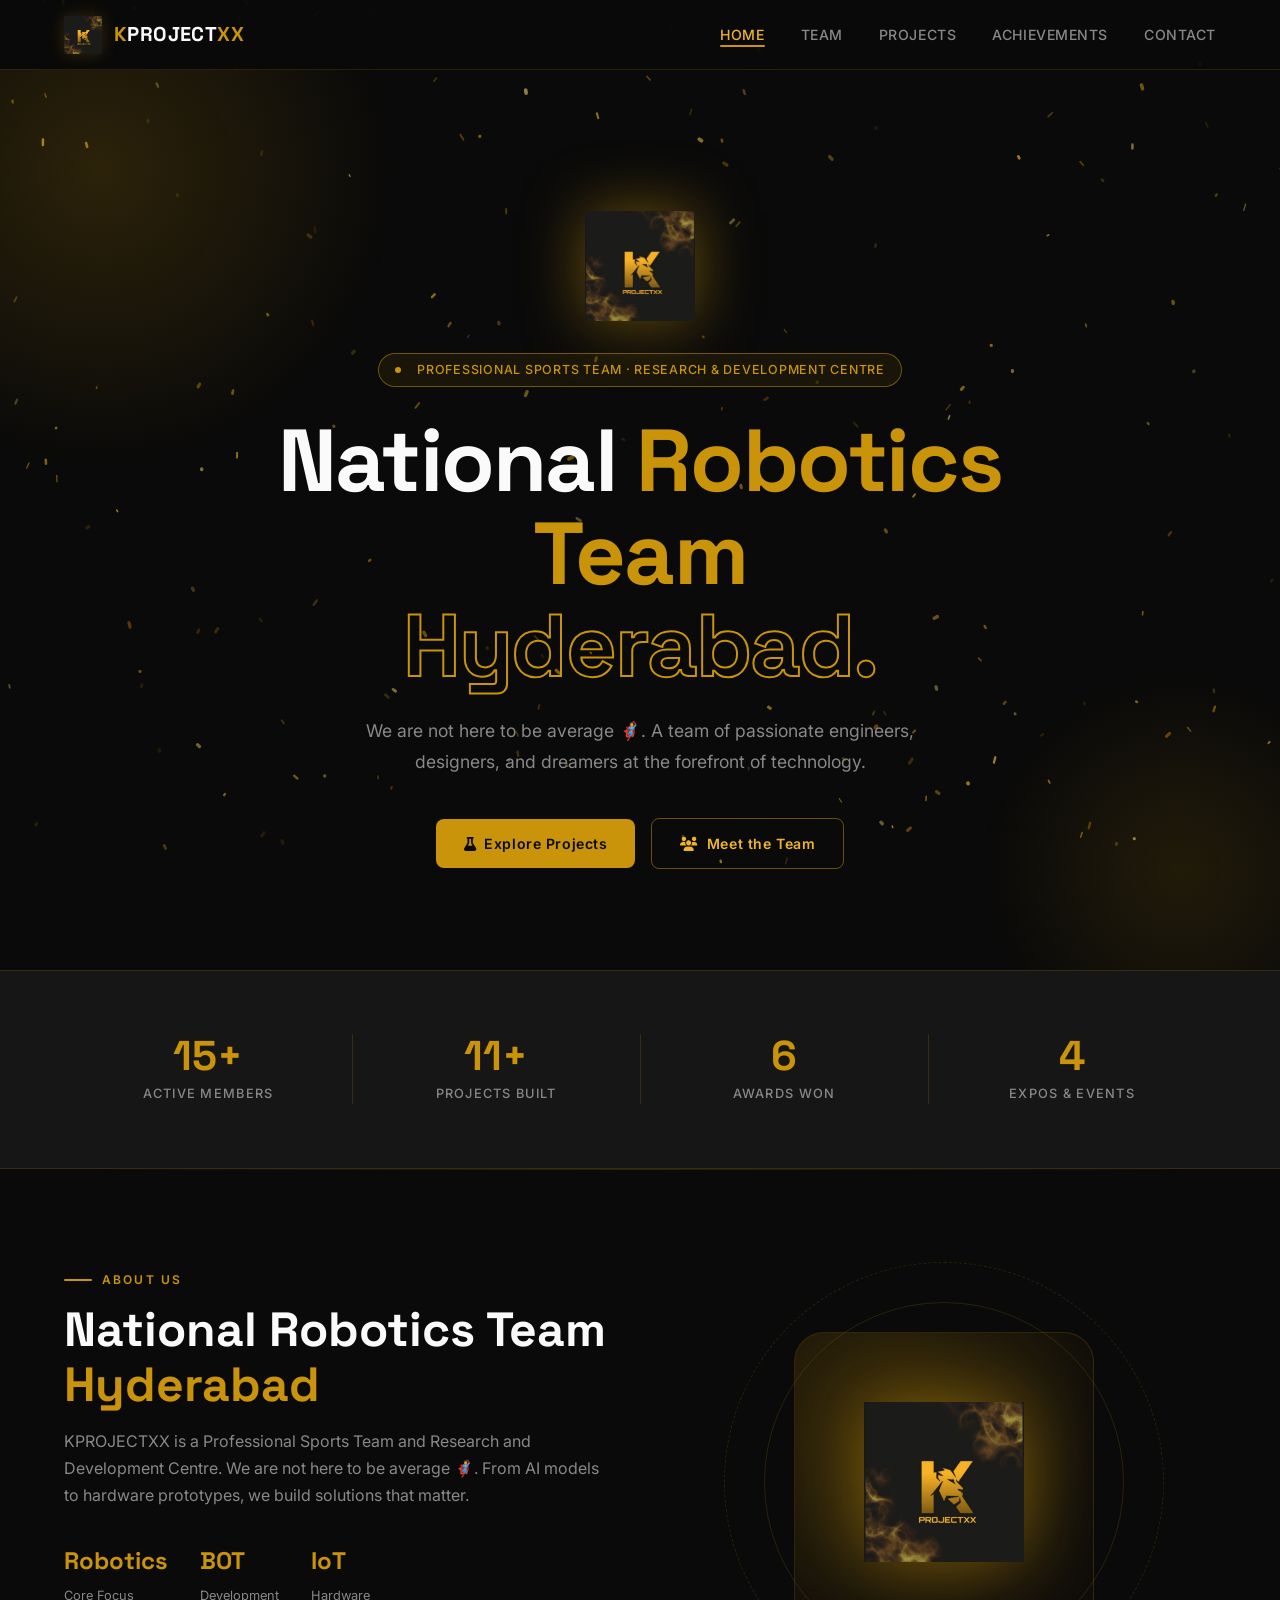
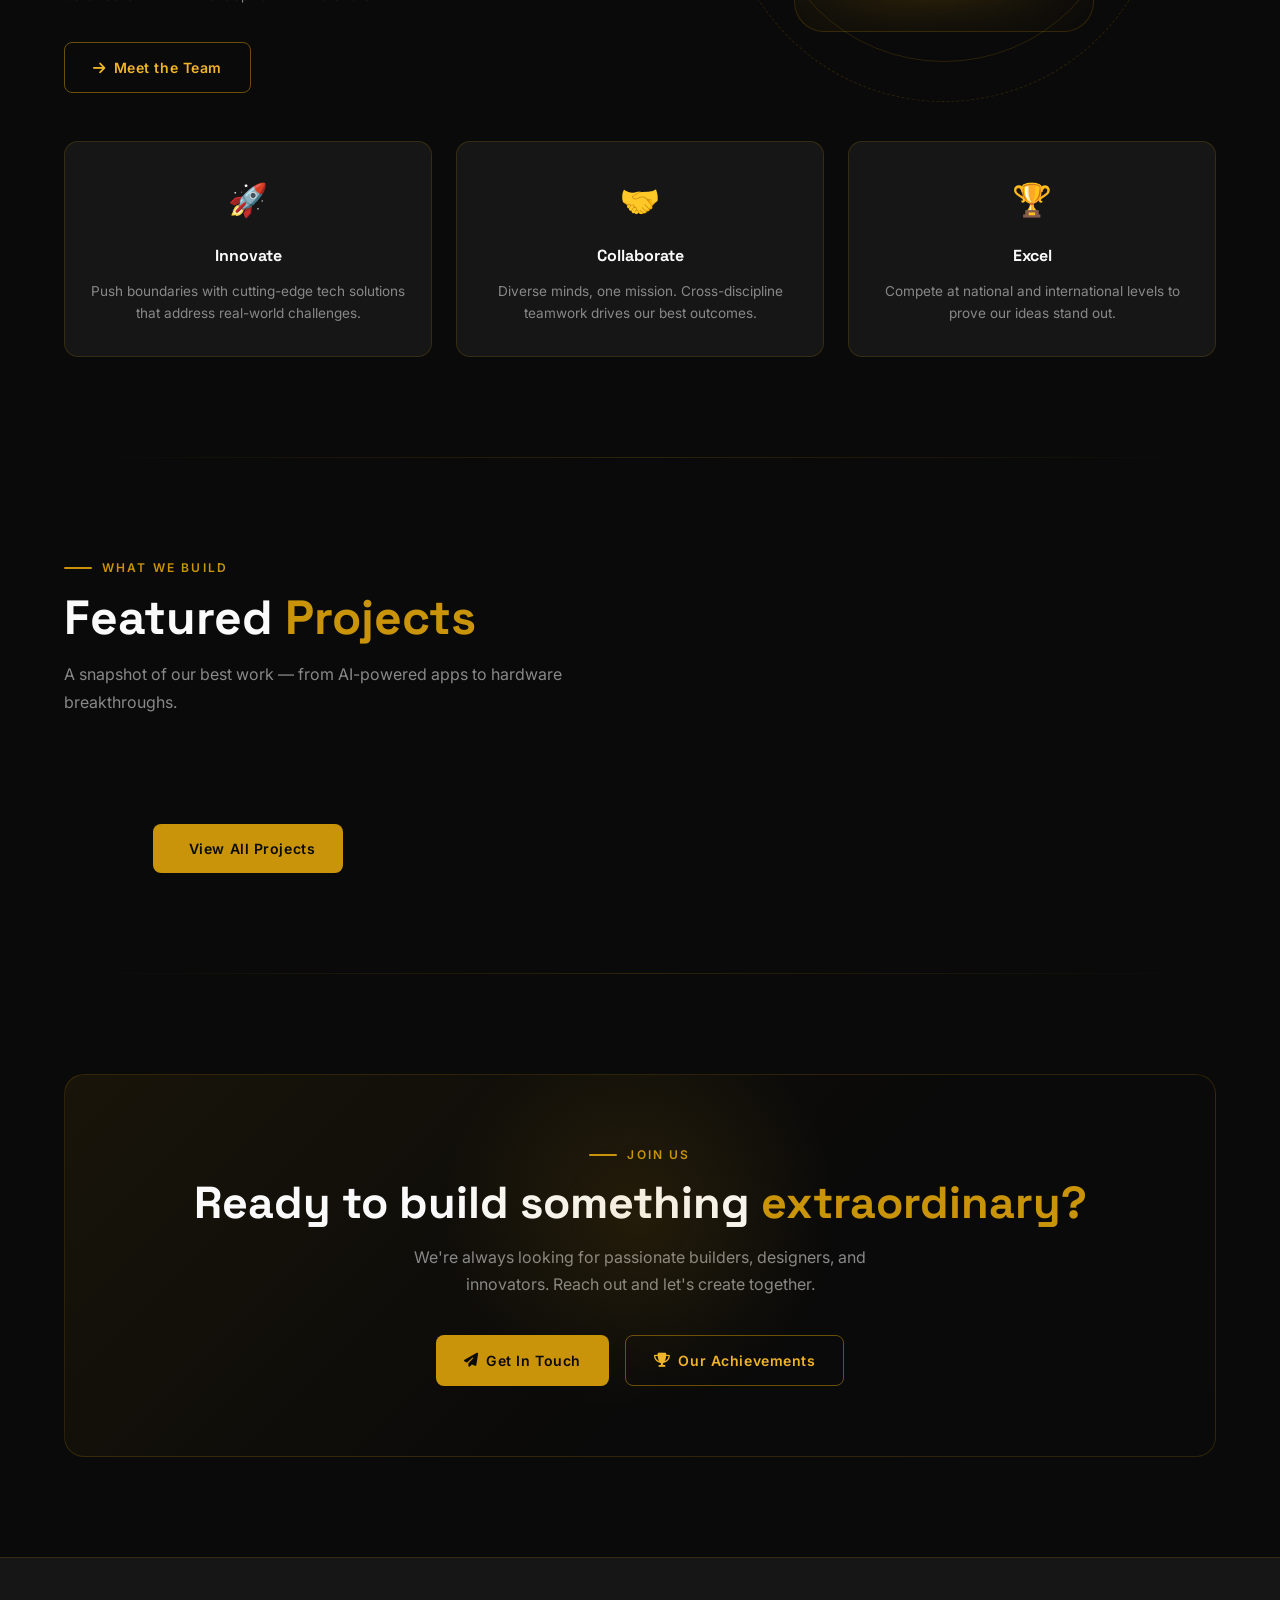
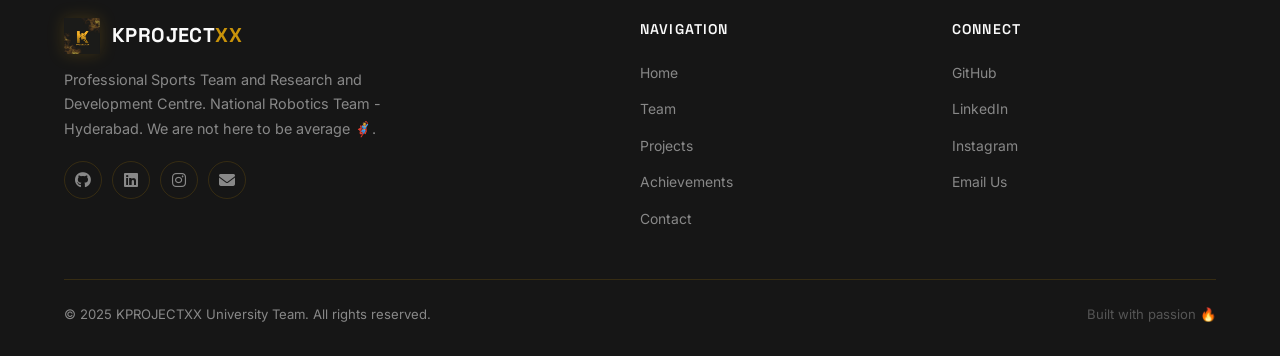
<file: frontend/index.html>
<!DOCTYPE html>
<html lang="en">

<head>
  <meta charset="UTF-8" />
  <meta name="viewport" content="width=device-width, initial-scale=1.0" />
  <title>KPROJECTXX — University Innovation Lab</title>
  <meta name="description"
    content="KPROJECTXX is a Professional Sports Team and Research and Development Centre. National Robotics Team - Hyderabad. We are not here to be average 🦸." />
  <link rel="stylesheet" href="css/styles.css" />
  <link rel="stylesheet" href="https://cdnjs.cloudflare.com/ajax/libs/font-awesome/6.5.0/css/all.min.css" />
  <style>
    /* Home-page specific styles */
    .home-about {
      display: grid;
      grid-template-columns: 1fr 1fr;
      gap: 64px;
      align-items: center;
    }

    .about-visual {
      position: relative;
      display: flex;
      align-items: center;
      justify-content: center;
    }

    .about-hexagon {
      width: 300px;
      height: 300px;
      background: linear-gradient(135deg, rgba(201, 147, 10, 0.08), rgba(201, 147, 10, 0.02));
      border: 1px solid var(--border);
      border-radius: 30px;
      display: flex;
      align-items: center;
      justify-content: center;
      position: relative;
      overflow: hidden;
    }

    .about-hexagon::before {
      content: '';
      position: absolute;
      inset: 0;
      background: radial-gradient(circle at 30% 30%, rgba(201, 147, 10, 0.15), transparent 70%);
    }

    .about-hexagon img {
      width: 160px;
      filter: drop-shadow(0 0 40px rgba(201, 147, 10, 0.6));
    }

    .about-ring {
      position: absolute;
      border-radius: 50%;
      border: 1px solid var(--border);
      animation: spin 18s linear infinite;
    }

    .about-ring-1 {
      width: 360px;
      height: 360px;
      animation-duration: 22s;
    }

    .about-ring-2 {
      width: 440px;
      height: 440px;
      border-style: dashed;
      animation-duration: 30s;
      animation-direction: reverse;
    }

    .about-dots {
      position: absolute;
      width: 8px;
      height: 8px;
      border-radius: 50%;
      background: var(--gold);
      box-shadow: 0 0 10px var(--gold);
    }

    .about-dot-1 {
      top: 0;
      left: 50%;
      animation: orbitDot 22s linear infinite;
      transform-origin: 0 180px;
    }

    .about-dot-2 {
      top: 0;
      left: 50%;
      animation: orbitDot 30s linear infinite reverse;
      transform-origin: 0 220px;
    }

    @keyframes spin {
      from {
        transform: rotate(0deg);
      }

      to {
        transform: rotate(360deg);
      }
    }

    @keyframes orbitDot {
      from {
        transform: rotate(0deg) translateY(-180px);
      }

      to {
        transform: rotate(360deg) translateY(-180px);
      }
    }

    /* Featured projects preview */
    .featured-badge {
      display: inline-flex;
      align-items: center;
      gap: 6px;
      color: var(--gold);
      font-size: 0.75rem;
      font-weight: 600;
      text-transform: uppercase;
      letter-spacing: 0.08em;
      margin-bottom: 8px;
    }

    /* Mission cards */
    .mission-grid {
      display: grid;
      grid-template-columns: repeat(3, 1fr);
      gap: 24px;
      margin-top: 48px;
    }

    .mission-card {
      background: var(--dark2);
      border: 1px solid var(--border);
      border-radius: var(--radius);
      padding: 32px 24px;
      text-align: center;
      transition: var(--transition);
    }

    .mission-card:hover {
      border-color: var(--border-h);
      transform: translateY(-4px);
      box-shadow: 0 16px 40px rgba(0, 0, 0, 0.4), 0 0 20px var(--gold-glow);
    }

    .mission-icon {
      font-size: 2rem;
      margin-bottom: 16px;
      display: block;
    }

    .mission-card h3 {
      font-family: var(--font-head);
      font-size: 1rem;
      font-weight: 700;
      margin-bottom: 10px;
      color: var(--white);
    }

    .mission-card p {
      font-size: 0.85rem;
      color: var(--muted);
      line-height: 1.65;
    }

    /* CTA section */
    .cta-section {
      background: linear-gradient(135deg, rgba(201, 147, 10, 0.08) 0%, rgba(10, 10, 10, 0) 60%);
      border: 1px solid var(--border);
      border-radius: var(--radius-lg);
      padding: 70px 5%;
      text-align: center;
      position: relative;
      overflow: hidden;
    }

    .cta-section::before {
      content: '';
      position: absolute;
      top: -60px;
      left: 50%;
      transform: translateX(-50%);
      width: 400px;
      height: 400px;
      background: radial-gradient(circle, rgba(201, 147, 10, 0.12) 0%, transparent 70%);
      pointer-events: none;
    }

    @media (max-width: 800px) {
      .home-about {
        grid-template-columns: 1fr;
      }

      .about-visual {
        display: none;
      }

      .mission-grid {
        grid-template-columns: 1fr 1fr;
      }
    }

    @media (max-width: 500px) {
      .mission-grid {
        grid-template-columns: 1fr;
      }
    }
  </style>
</head>

<body>

  <!-- Particle canvas -->
  <canvas id="particle-canvas"></canvas>

  <!-- Navbar -->
  <nav class="navbar">
    <a href="index.html" class="nav-logo">
      <img src="assets/logo.jpg" alt="KPROJECTXX Logo" />
      <span class="nav-logo-text"><span>K</span>PROJECT<span>XX</span></span>
    </a>
    <ul class="nav-links">
      <li><a href="index.html" class="active">Home</a></li>
      <li><a href="team.html">Team</a></li>
      <li><a href="projects.html">Projects</a></li>
      <li><a href="achievements.html">Achievements</a></li>
      <li><a href="contact.html">Contact</a></li>
    </ul>
    <button class="hamburger" aria-label="Menu">
      <span></span><span></span><span></span>
    </button>
  </nav>

  <!-- Mobile nav -->
  <div class="mobile-nav">
    <a href="index.html">Home</a>
    <a href="team.html">Team</a>
    <a href="projects.html">Projects</a>
    <a href="achievements.html">Achievements</a>
    <a href="contact.html">Contact</a>
  </div>

  <div class="page-wrapper">

    <!-- ══ HERO ══════════════════════════════════════════════ -->
    <section class="hero">
      <!-- Glow orbs -->
      <div class="glow-orb" style="width:600px;height:600px;top:-200px;left:-200px;"></div>
      <div class="glow-orb" style="width:400px;height:400px;bottom:-100px;right:-100px;opacity:0.7;"></div>

      <div class="hero-content">
        <div class="hero-logo">
          <img src="assets/logo.jpg" alt="KPROJECTXX" />
        </div>
        <div class="hero-badge">
          <span></span> Professional Sports Team · Research & Development Centre
        </div>
        <h1 class="hero-title">
          National <span class="gold">Robotics Team</span><br />
          <span class="outline">Hyderabad.</span>
        </h1>
        <p class="hero-sub">
          We are not here to be average 🦸. A team of passionate engineers, designers, and dreamers at the forefront of
          technology.
        </p>
        <div class="hero-cta">
          <a href="projects.html" class="btn btn-primary"><i class="fa-solid fa-flask"></i> Explore Projects</a>
          <a href="team.html" class="btn btn-outline"><i class="fa-solid fa-users"></i> Meet the Team</a>
        </div>
      </div>
    </section>

    <!-- ══ STATS ══════════════════════════════════════════════ -->
    <div class="stats-bar">
      <div class="stat-item">
        <div class="stat-num" data-target="20" data-suffix="+">0+</div>
        <div class="stat-label">Active Members</div>
      </div>
      <div class="stat-item">
        <div class="stat-num" data-target="15" data-suffix="+">0+</div>
        <div class="stat-label">Projects Built</div>
      </div>
      <div class="stat-item">
        <div class="stat-num" data-target="8" data-suffix="">0</div>
        <div class="stat-label">Awards Won</div>
      </div>
      <div class="stat-item">
        <div class="stat-num" data-target="6" data-suffix="">0</div>
        <div class="stat-label">Expos & Events</div>
      </div>
    </div>

    <div class="divider"></div>

    <!-- ══ ABOUT / MISSION ════════════════════════════════════ -->
    <section class="section">
      <div class="home-about">
        <div class="fade-in">
          <div class="section-label">About Us</div>
          <h2 class="section-title">National Robotics Team<br /><span>Hyderabad</span></h2>
          <p class="section-sub">
            KPROJECTXX is a Professional Sports Team and Research and Development Centre. We are not here to be average
            🦸. From AI models to hardware prototypes, we build solutions that matter.
          </p>
          <div style="margin-top:32px;display:flex;gap:32px;flex-wrap:wrap;">
            <div>
              <div style="font-family:var(--font-head);font-size:1.5rem;font-weight:800;color:var(--gold);">Robotics
              </div>
              <div style="font-size:0.8rem;color:var(--muted);margin-top:4px;">Core Focus</div>
            </div>
            <div>
              <div style="font-family:var(--font-head);font-size:1.5rem;font-weight:800;color:var(--gold);">BOT
              </div>
              <div style="font-size:0.8rem;color:var(--muted);margin-top:4px;">Development</div>
            </div>
            <div>
              <div style="font-family:var(--font-head);font-size:1.5rem;font-weight:800;color:var(--gold);">IoT</div>
              <div style="font-size:0.8rem;color:var(--muted);margin-top:4px;">Hardware</div>
            </div>
          </div>
          <div style="margin-top:36px;">
            <a href="team.html" class="btn btn-outline"><i class="fa-solid fa-arrow-right"></i> Meet the Team</a>
          </div>
        </div>
        <div class="about-visual fade-in fade-in-delay-2">
          <div class="about-ring about-ring-1"></div>
          <div class="about-ring about-ring-2"></div>
          <div class="about-hexagon">
            <img src="assets/logo.jpg" alt="KPROJECTXX" />
          </div>
        </div>
      </div>

      <!-- Mission cards -->
      <div class="mission-grid">
        <div class="mission-card fade-in">
          <span class="mission-icon">🚀</span>
          <h3>Innovate</h3>
          <p>Push boundaries with cutting-edge tech solutions that address real-world challenges.</p>
        </div>
        <div class="mission-card fade-in fade-in-delay-1">
          <span class="mission-icon">🤝</span>
          <h3>Collaborate</h3>
          <p>Diverse minds, one mission. Cross-discipline teamwork drives our best outcomes.</p>
        </div>
        <div class="mission-card fade-in fade-in-delay-2">
          <span class="mission-icon">🏆</span>
          <h3>Excel</h3>
          <p>Compete at national and international levels to prove our ideas stand out.</p>
        </div>
      </div>
    </section>

    <div class="divider"></div>

    <!-- ══ FEATURED PROJECTS ══════════════════════════════════ -->
    <section class="section">
      <div class="section-header">
        <div class="section-label">What We Build</div>
        <h2 class="section-title">Featured <span>Projects</span></h2>
        <p class="section-sub">A snapshot of our best work — from AI-powered apps to hardware breakthroughs.</p>
      </div>

      <div class="grid-3" id="home-projects-grid">
        <!-- Dynamically populated from frontend/js/main.js -->

      <div style="text-align:center;margin-top:48px;">
        <a href="projects.html" class="btn btn-primary"><i class="fa-solid fa-grid-2"></i> View All Projects</a>
      </div>
    </section>

    <div class="divider"></div>

    <!-- ══ CTA ════════════════════════════════════════════════ -->
    <section class="section">
      <div class="cta-section fade-in">
        <div class="section-label" style="justify-content:center;">Join Us</div>
        <h2 class="section-title" style="font-size:clamp(1.8rem,3.5vw,2.8rem);">Ready to build something
          <span>extraordinary?</span>
        </h2>
        <p style="color:var(--muted);max-width:500px;margin:16px auto 36px;line-height:1.7;">We're always looking for
          passionate builders, designers, and innovators. Reach out and let's create together.</p>
        <div style="display:flex;gap:16px;justify-content:center;flex-wrap:wrap;">
          <a href="contact.html" class="btn btn-primary"><i class="fa-solid fa-paper-plane"></i> Get In Touch</a>
          <a href="achievements.html" class="btn btn-outline"><i class="fa-solid fa-trophy"></i> Our Achievements</a>
        </div>
      </div>
    </section>

  </div><!-- /page-wrapper -->

  <!-- Footer -->
  <footer class="footer">
    <div class="footer-grid">
      <div class="footer-brand">
        <div class="nav-logo">
          <img src="assets/logo.jpg" alt="KPROJECTXX" style="height:36px;width:36px;" />
          <span class="nav-logo-text">KPROJECT<span>XX</span></span>
        </div>
        <p>Professional Sports Team and Research and Development Centre. National Robotics Team - Hyderabad. We are not
          here to be average 🦸.</p>
        <div class="footer-socials" style="margin-top:20px;">
          <a href="#" class="btn-icon"><i class="fa-brands fa-github"></i></a>
          <a href="#" class="btn-icon"><i class="fa-brands fa-linkedin"></i></a>
          <a href="#" class="btn-icon"><i class="fa-brands fa-instagram"></i></a>
          <a href="#" class="btn-icon"><i class="fa-solid fa-envelope"></i></a>
        </div>
      </div>
      <div class="footer-col">
        <h4>Navigation</h4>
        <ul>
          <li><a href="index.html">Home</a></li>
          <li><a href="team.html">Team</a></li>
          <li><a href="projects.html">Projects</a></li>
          <li><a href="achievements.html">Achievements</a></li>
          <li><a href="contact.html">Contact</a></li>
        </ul>
      </div>
      <div class="footer-col">
        <h4>Connect</h4>
        <ul>
          <li><a href="#">GitHub</a></li>
          <li><a href="#">LinkedIn</a></li>
          <li><a href="#">Instagram</a></li>
          <li><a href="contact.html">Email Us</a></li>
        </ul>
      </div>
    </div>
    <div class="footer-bottom">
      <div>© 2025 KPROJECTXX University Team. All rights reserved.</div>
      <div style="color:var(--muted2);">Built with passion 🔥</div>
    </div>
  </footer>

  <script src="js/particles.js"></script>
  <script src="js/main.js"></script>

</body>

</html>
</file>
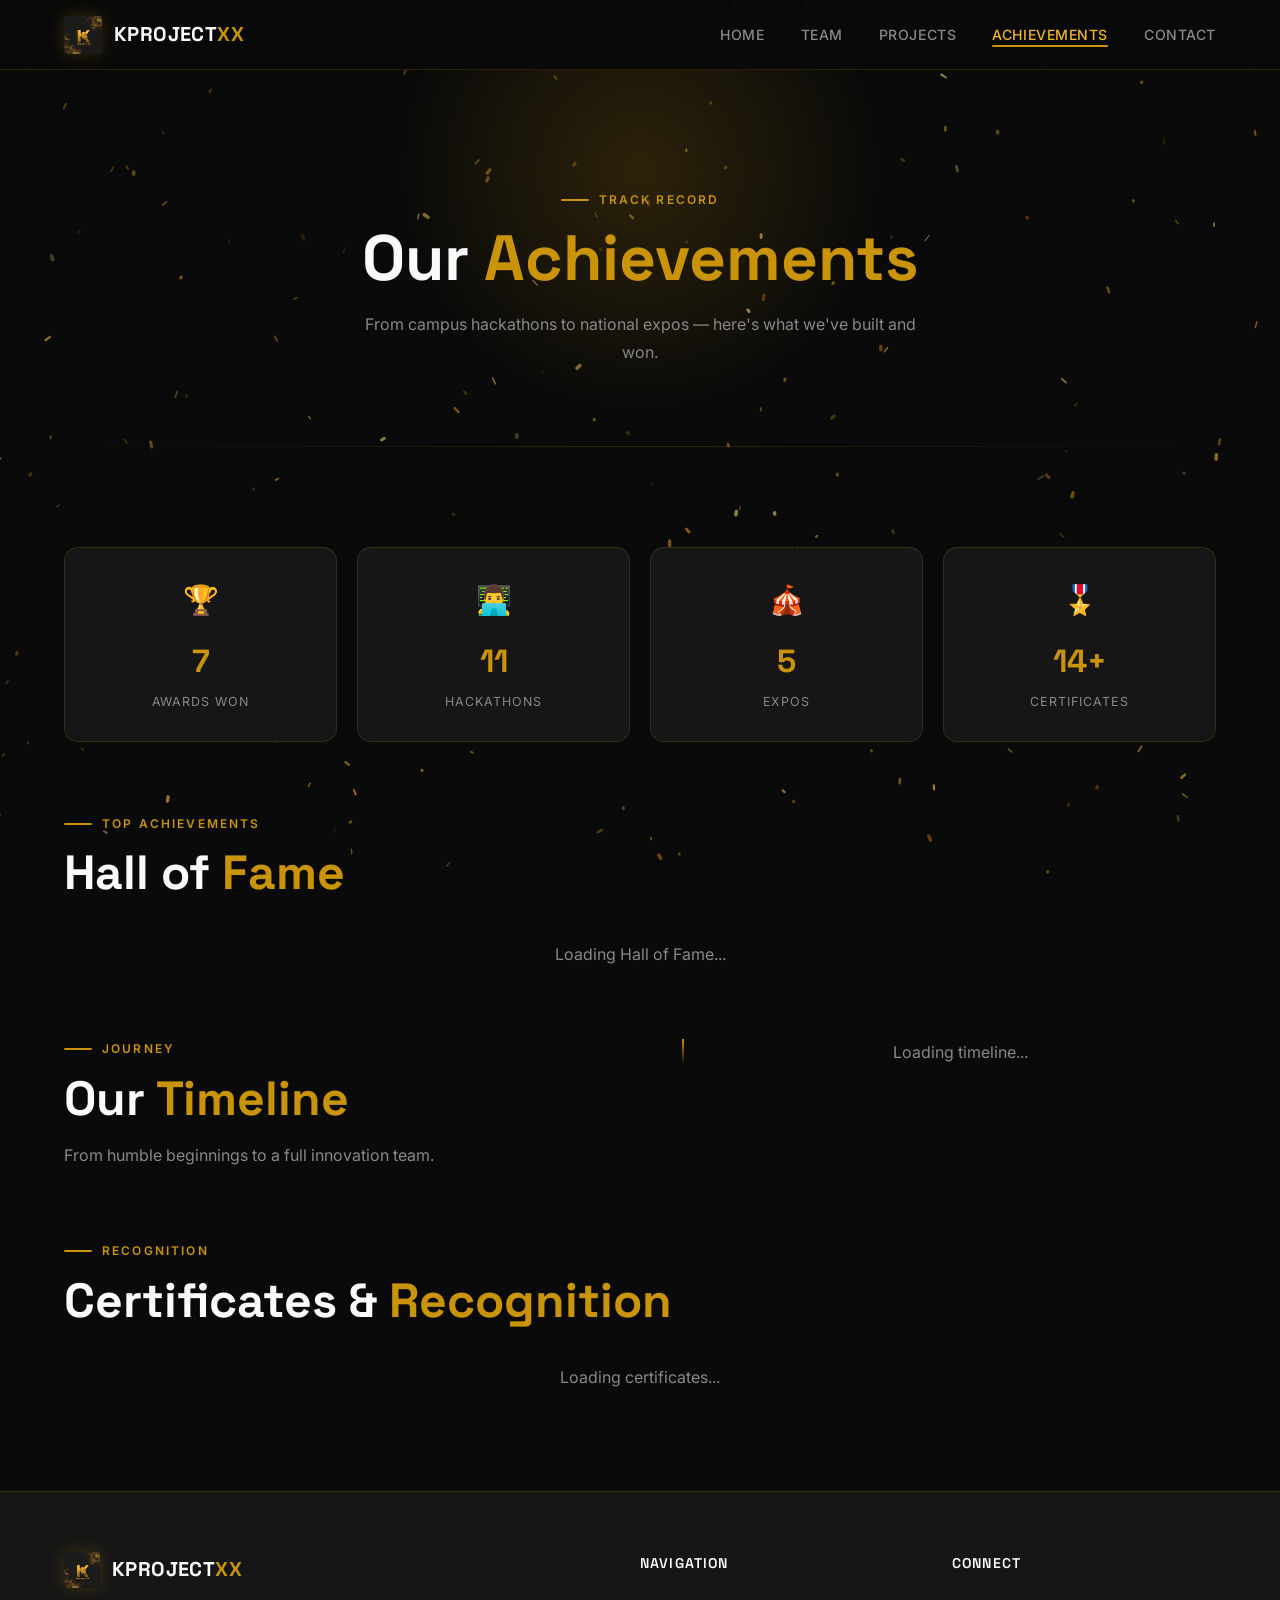
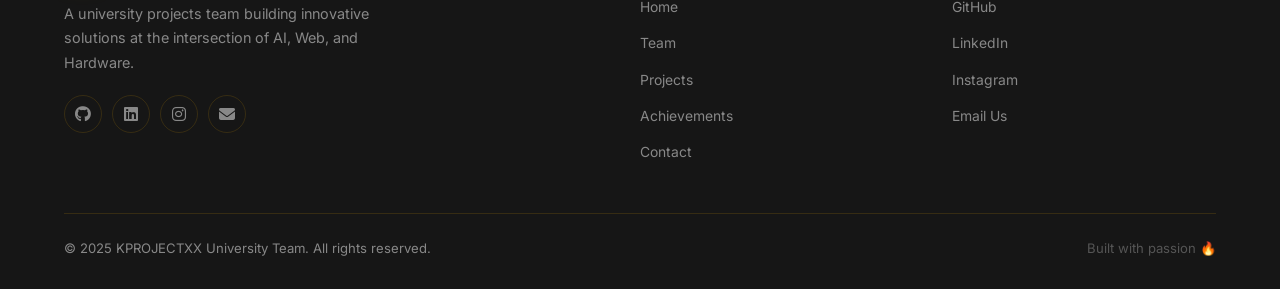
<file: frontend/achievements.html>
<!DOCTYPE html>
<html lang="en">
<head>
  <meta charset="UTF-8" />
  <meta name="viewport" content="width=device-width, initial-scale=1.0" />
  <title>Achievements — KPROJECTXX University Innovation Lab</title>
  <meta name="description" content="Explore KPROJECTXX's achievements — hackathons won, expo participations, awards, and key milestones." />
  <link rel="stylesheet" href="css/styles.css" />
  <link rel="stylesheet" href="https://cdnjs.cloudflare.com/ajax/libs/font-awesome/6.5.0/css/all.min.css" />
  <style>
    /* Trophy stats row */
    .achievement-stats {
      display: grid;
      grid-template-columns: repeat(4, 1fr);
      gap: 20px;
      margin-bottom: 72px;
    }
    .a-stat-card {
      background: var(--dark2);
      border: 1px solid var(--border);
      border-radius: var(--radius);
      padding: 28px 20px;
      text-align: center;
      transition: var(--transition);
    }
    .a-stat-card:hover {
      border-color: var(--border-h);
      transform: translateY(-4px);
      box-shadow: 0 16px 40px rgba(0,0,0,0.4), 0 0 20px var(--gold-glow);
    }
    .a-stat-icon { font-size: 1.8rem; margin-bottom: 12px; }
    .a-stat-num {
      font-family: var(--font-head);
      font-size: 2rem;
      font-weight: 800;
      color: var(--gold);
      margin-bottom: 4px;
    }
    .a-stat-label { font-size: 0.78rem; color: var(--muted); text-transform: uppercase; letter-spacing: 0.08em; }

    /* Timeline section */
    .timeline-year {
      font-family: var(--font-head);
      font-size: 0.75rem;
      font-weight: 700;
      color: var(--gold);
      text-transform: uppercase;
      letter-spacing: 0.12em;
      border: 1px solid var(--border-h);
      display: inline-block;
      padding: 3px 14px;
      border-radius: 30px;
      margin-bottom: 10px;
      background: rgba(201,147,10,0.07);
    }
    .timeline-title {
      font-family: var(--font-head);
      font-size: 1.05rem;
      font-weight: 700;
      margin-bottom: 6px;
    }
    .timeline-desc {
      font-size: 0.87rem;
      color: var(--muted);
      line-height: 1.65;
    }
    .timeline-badge {
      display: inline-flex;
      align-items: center;
      gap: 5px;
      margin-top: 10px;
      padding: 3px 10px;
      background: rgba(201,147,10,0.1);
      border: 1px solid rgba(201,147,10,0.25);
      border-radius: 30px;
      font-size: 0.72rem;
      color: var(--gold);
      font-weight: 600;
    }

    /* Certificates strip */
    .cert-grid {
      display: grid;
      grid-template-columns: repeat(auto-fill, minmax(260px, 1fr));
      gap: 20px;
    }
    .cert-card {
      background: var(--dark2);
      border: 1px solid var(--border);
      border-radius: var(--radius);
      padding: 24px;
      display: flex;
      gap: 16px;
      align-items: flex-start;
      transition: var(--transition);
    }
    .cert-card:hover {
      border-color: var(--border-h);
      transform: translateY(-3px);
      box-shadow: 0 14px 36px rgba(0,0,0,0.4), 0 0 16px var(--gold-glow);
    }
    .cert-icon {
      font-size: 1.6rem;
      flex-shrink: 0;
    }
    .cert-title {
      font-family: var(--font-head);
      font-size: 0.95rem;
      font-weight: 700;
      margin-bottom: 4px;
    }
    .cert-sub {
      font-size: 0.8rem;
      color: var(--muted);
    }
    .cert-year {
      font-size: 0.72rem;
      color: var(--gold);
      margin-top: 6px;
      font-weight: 600;
    }

    @media (max-width: 800px) {
      .achievement-stats { grid-template-columns: repeat(2, 1fr); }
    }
    @media (max-width: 480px) {
      .achievement-stats { grid-template-columns: 1fr 1fr; }
    }
  </style>
</head>
<body>

  <canvas id="particle-canvas"></canvas>

  <nav class="navbar">
    <a href="index.html" class="nav-logo">
      <img src="assets/logo.jpg" alt="KPROJECTXX Logo" />
      <span class="nav-logo-text">KPROJECT<span>XX</span></span>
    </a>
    <ul class="nav-links">
      <li><a href="index.html">Home</a></li>
      <li><a href="team.html">Team</a></li>
      <li><a href="projects.html">Projects</a></li>
      <li><a href="achievements.html" class="active">Achievements</a></li>
      <li><a href="contact.html">Contact</a></li>
    </ul>
    <button class="hamburger" aria-label="Menu"><span></span><span></span><span></span></button>
  </nav>
  <div class="mobile-nav">
    <a href="index.html">Home</a>
    <a href="team.html">Team</a>
    <a href="projects.html">Projects</a>
    <a href="achievements.html" class="active">Achievements</a>
    <a href="contact.html">Contact</a>
  </div>

  <div class="page-wrapper">

    <!-- ══ PAGE HERO ══════════════════════════════════════════ -->
    <section class="page-hero">
      <div class="glow-orb" style="width:500px;height:500px;top:-150px;left:50%;transform:translateX(-50%);"></div>
      <div class="page-hero-content">
        <div class="section-label" style="justify-content:center;">Track Record</div>
        <h1 class="section-title" style="font-size:clamp(2.4rem,5vw,4rem);">Our <span>Achievements</span></h1>
        <p class="section-sub" style="margin:16px auto 0;">
          From campus hackathons to national expos — here's what we've built and won.
        </p>
      </div>
    </section>

    <div class="divider"></div>

    <section class="section">

      <!-- Stats row -->
      <div class="achievement-stats">
        <div class="a-stat-card fade-in">
          <div class="a-stat-icon">🏆</div>
          <div class="a-stat-num" data-target="8" data-suffix="">0</div>
          <div class="a-stat-label">Awards Won</div>
        </div>
        <div class="a-stat-card fade-in fade-in-delay-1">
          <div class="a-stat-icon">👨‍💻</div>
          <div class="a-stat-num" data-target="12" data-suffix="">0</div>
          <div class="a-stat-label">Hackathons</div>
        </div>
        <div class="a-stat-card fade-in fade-in-delay-2">
          <div class="a-stat-icon">🎪</div>
          <div class="a-stat-num" data-target="6" data-suffix="">0</div>
          <div class="a-stat-label">Expos</div>
        </div>
        <div class="a-stat-card fade-in fade-in-delay-3">
          <div class="a-stat-icon">🎖️</div>
          <div class="a-stat-num" data-target="15" data-suffix="+">0+</div>
          <div class="a-stat-label">Certificates</div>
        </div>
      </div>

      <!-- Achievement Cards -->
      <div class="section-label">Top Achievements</div>
      <h2 class="section-title" style="margin-bottom:40px;">Hall of <span>Fame</span></h2>

      <div class="grid-3" id="hall-of-fame-grid" style="margin-bottom:72px;">
        <!-- Dynamically populated via main.js -->
        <p style="color:var(--muted); text-align:center; width:100%; grid-column:1/-1;">Loading Hall of Fame...</p>
      </div>

      <!-- Timeline -->
      <div style="display:grid;grid-template-columns:1fr 1fr;gap:64px;align-items:start;margin-bottom:72px;" class="timeline-section">
        <div class="fade-in">
          <div class="section-label">Journey</div>
          <h2 class="section-title">Our <span>Timeline</span></h2>
          <p class="section-sub" style="margin-top:12px;">From humble beginnings to a full innovation team.</p>
        </div>
        <div>
          <div class="timeline fade-in" id="timeline-list">
            <!-- Dynamically populated via main.js -->
            <p style="color:var(--muted); text-align:center; width:100%;">Loading timeline...</p>
          </div>
        </div>
      </div>

      <!-- Certifications -->
      <div class="section-label">Recognition</div>
      <h2 class="section-title" style="margin-bottom:36px;">Certificates & <span>Recognition</span></h2>
      <div class="cert-grid" id="certs-grid">
        <!-- Dynamically populated via main.js -->
        <p style="color:var(--muted); text-align:center; width:100%; grid-column:1/-1;">Loading certificates...</p>
      </div>

    </section>
  </div>

  <!-- Footer -->
  <footer class="footer">
    <div class="footer-grid">
      <div class="footer-brand">
        <div class="nav-logo">
          <img src="assets/logo.jpg" alt="KPROJECTXX" style="height:36px;width:36px;" />
          <span class="nav-logo-text">KPROJECT<span>XX</span></span>
        </div>
        <p>A university projects team building innovative solutions at the intersection of AI, Web, and Hardware.</p>
        <div class="footer-socials" style="margin-top:20px;">
          <a href="#" class="btn-icon"><i class="fa-brands fa-github"></i></a>
          <a href="#" class="btn-icon"><i class="fa-brands fa-linkedin"></i></a>
          <a href="#" class="btn-icon"><i class="fa-brands fa-instagram"></i></a>
          <a href="#" class="btn-icon"><i class="fa-solid fa-envelope"></i></a>
        </div>
      </div>
      <div class="footer-col">
        <h4>Navigation</h4>
        <ul>
          <li><a href="index.html">Home</a></li>
          <li><a href="team.html">Team</a></li>
          <li><a href="projects.html">Projects</a></li>
          <li><a href="achievements.html">Achievements</a></li>
          <li><a href="contact.html">Contact</a></li>
        </ul>
      </div>
      <div class="footer-col">
        <h4>Connect</h4>
        <ul>
          <li><a href="#">GitHub</a></li>
          <li><a href="#">LinkedIn</a></li>
          <li><a href="#">Instagram</a></li>
          <li><a href="contact.html">Email Us</a></li>
        </ul>
      </div>
    </div>
    <div class="footer-bottom">
      <div>© 2025 KPROJECTXX University Team. All rights reserved.</div>
      <div style="color:var(--muted2);">Built with passion 🔥</div>
    </div>
  </footer>

  <script src="js/particles.js"></script>
  <script src="js/main.js"></script>
</body>
</html>
</file>
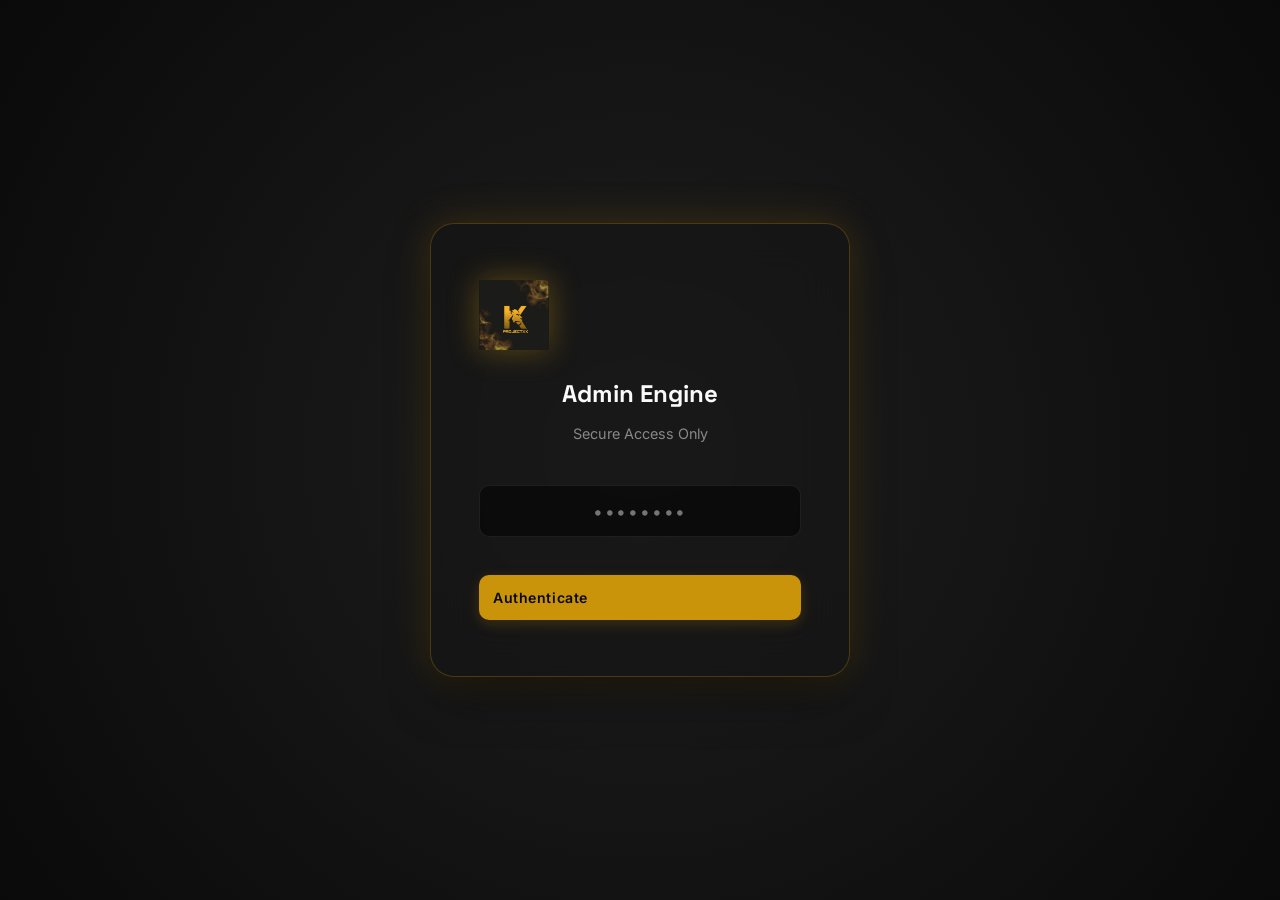
<file: frontend/admin.html>
<!DOCTYPE html>
<html lang="en">
<head>
    <meta charset="UTF-8">
    <meta name="viewport" content="width=device-width, initial-scale=1.0">
    <title>KPROJECTXX Admin Portal Pro</title>
    <!-- Google Fonts -->
    <link href="https://fonts.googleapis.com/css2?family=Inter:wght@300;400;500;600&family=Space+Grotesk:wght@400;600;700&display=swap" rel="stylesheet">
    <!-- Font Awesome (Alternative to SVG if already built-in, but styled cleanly) -->
    <link rel="stylesheet" href="https://cdnjs.cloudflare.com/ajax/libs/font-awesome/6.4.0/css/all.min.css">
    <!-- Global Styles -->
    <link rel="stylesheet" href="css/styles.css">
    <style>
        /* ====================================================
           UI UX Pro Max — Glassmorphism & Bento Pattern
           ==================================================== */
        :root {
            --glass-bg: rgba(22, 22, 22, 0.45);
            --glass-border: rgba(255, 255, 255, 0.08);
            --gold-glow-soft: rgba(201, 147, 10, 0.15);
            --glass-blur: blur(24px);
        }
        
        body {
            padding-top: 0;
            background: radial-gradient(circle at top right, rgba(201,147,10,0.05), transparent 40%),
                        radial-gradient(circle at bottom left, rgba(201,147,10,0.03), transparent 40%),
                        var(--black);
            overflow: hidden; /* App feels native */
        }
        
        .admin-layout {
            display: flex;
            height: 100vh;
            width: 100vw;
        }

        /* --- GLASS SIDEBAR --- */
        .sidebar {
            width: 280px;
            background: rgba(10, 10, 10, 0.6);
            backdrop-filter: var(--glass-blur);
            -webkit-backdrop-filter: var(--glass-blur);
            border-right: 1px solid var(--glass-border);
            padding: 2.5rem 0;
            display: flex;
            flex-direction: column;
            z-index: 10;
        }
        .sidebar-logo {
            padding: 0 2rem 2rem;
            border-bottom: 1px solid var(--glass-border);
            margin-bottom: 1.5rem;
            display: flex;
            align-items: center;
            gap: 15px;
        }
        .sidebar-logo img { width: 45px; filter: drop-shadow(0 0 10px var(--gold-glow-soft)); }
        .sidebar-logo-text { font-family: var(--font-head); font-weight: 700; font-size: 1.1rem; color: var(--white); }
        .sidebar-logo-text span { color: var(--gold); }
        
        .sidebar-nav { flex-grow: 1; display: flex; flex-direction: column; gap: 8px; padding: 0 1.5rem; }
        .nav-item {
            padding: 0.85rem 1.2rem;
            color: var(--muted);
            border-radius: var(--radius-sm);
            cursor: pointer;
            transition: var(--transition);
            display: flex;
            align-items: center;
            gap: 1rem;
            font-size: 0.95rem;
            font-weight: 500;
        }
        .nav-item i { width: 20px; text-align: center; opacity: 0.7; transition: 0.3s; }
        .nav-item:hover {
            color: var(--white);
            background: rgba(255,255,255,0.03);
        }
        .nav-item.active {
            color: var(--gold);
            background: var(--gold-glow-soft);
            box-shadow: inset 2px 0 0 var(--gold);
        }
        .nav-item.active i { opacity: 1; filter: drop-shadow(0 0 8px var(--gold)); }
        
        /* --- MAIN CONTENT (BENTO STAGE) --- */
        .main-content {
            flex-grow: 1;
            padding: 3rem 4rem;
            overflow-y: auto;
            position: relative;
        }
        .section-header {
            display: flex;
            justify-content: space-between;
            align-items: flex-end;
            margin-bottom: 2.5rem;
            padding-bottom: 1.5rem;
            border-bottom: 1px solid var(--glass-border);
        }
        .section-header h2 { font-size: 2.2rem; font-weight: 700; letter-spacing: -0.02em; margin: 0; }
        .section-header p { color: var(--muted); margin-top: 5px; font-size: 0.95rem; }

        /* --- BENTO LISTS (Replacing Tables) --- */
        .bento-list {
            display: flex;
            flex-direction: column;
            gap: 12px;
        }
        .bento-row {
            display: grid;
            grid-template-columns: 2fr 1fr 2fr auto;
            align-items: center;
            background: var(--glass-bg);
            backdrop-filter: blur(12px);
            border: 1px solid var(--glass-border);
            border-radius: 12px;
            padding: 18px 24px;
            transition: var(--transition);
        }
        .bento-row:hover {
            background: rgba(30, 30, 30, 0.6);
            border-color: rgba(201, 147, 10, 0.3);
            transform: translateY(-2px);
            box-shadow: 0 10px 30px rgba(0,0,0,0.3);
        }
        .bento-header-row {
            display: grid;
            grid-template-columns: 2fr 1fr 2fr auto;
            padding: 0 24px 12px;
            font-family: var(--font-head);
            font-size: 0.85rem;
            color: var(--muted);
            text-transform: uppercase;
            letter-spacing: 0.05em;
        }
        .bento-cell { font-size: 0.95rem; color: var(--white); }
        .bento-cell.muted { color: var(--muted); font-size: 0.85rem;}
        
        /* Action Buttons */
        .action-btn {
            background: rgba(255,255,255,0.05);
            border: 1px solid var(--glass-border);
            border-radius: 8px;
            width: 36px; height: 36px;
            display: flex; align-items: center; justify-content: center;
            color: var(--muted);
            transition: all 0.2s ease;
        }
        .action-btn:hover { background: rgba(255, 71, 87, 0.15); border-color: #ff4757; color: #ff4757; transform: scale(1.05); }

        /* --- PRO MAX FORMS --- */
        .admin-form {
            background: var(--glass-bg);
            backdrop-filter: var(--glass-blur);
            padding: 2.5rem;
            border-radius: 16px;
            border: 1px solid var(--glass-border);
            margin-bottom: 3rem;
            display: none;
            box-shadow: 0 20px 40px rgba(0,0,0,0.4);
            animation: slideDown 0.4s cubic-bezier(0.16, 1, 0.3, 1) forwards;
        }
        @keyframes slideDown {
            from { opacity: 0; transform: translateY(-15px) scale(0.98); }
            to { opacity: 1; transform: translateY(0) scale(1); }
        }
        .admin-form.active { display: block; }
        .form-grid { display: grid; grid-template-columns: 1fr 1fr; gap: 1.5rem 2rem; }
        .form-group.full { grid-column: 1 / -1; }
        
        .form-control, select {
            width: 100%;
            padding: 0.9rem 1.2rem;
            background: rgba(0,0,0,0.3);
            border: 1px solid var(--glass-border);
            color: var(--white);
            border-radius: 10px;
            font-family: var(--font-main);
            transition: var(--transition);
            font-size: 0.95rem;
        }
        .form-control:focus, select:focus {
            outline: none;
            background: rgba(0,0,0,0.5);
            border-color: var(--gold);
            box-shadow: 0 0 0 4px var(--gold-glow-soft);
        }
        label {
            display: block; margin-bottom: 8px; font-size: 0.8rem;
            color: var(--muted); text-transform: uppercase; letter-spacing: 0.05em; font-weight: 600;
        }

        /* --- BUTTON ENHANCEMENTS --- */
        .btn { border-radius: 10px; font-weight: 600; padding: 12px 24px; }
        .btn-primary { box-shadow: 0 4px 14px var(--gold-glow); }
        .btn-primary:active { transform: scale(0.97); }
        
        /* --- LOGIN SCREEN --- */
        #login-screen {
            position: fixed; inset: 0;
            background: radial-gradient(circle at center, rgba(30,30,30,1) 0%, rgba(10,10,10,1) 100%);
            display: flex; align-items: center; justify-content: center; z-index: 1000;
        }
        .login-box {
            background: var(--glass-bg);
            backdrop-filter: var(--glass-blur);
            padding: 3.5rem 3rem;
            border-radius: 24px;
            width: 100%; max-width: 420px;
            text-align: center;
            border: 1px solid rgba(201, 147, 10, 0.3);
            box-shadow: 0 25px 50px -12px rgba(0,0,0,0.5), 0 0 40px var(--gold-glow);
            animation: floatIn 0.8s cubic-bezier(0.16, 1, 0.3, 1);
        }
        @keyframes floatIn {
            from { opacity: 0; transform: translateY(30px) scale(0.95); }
            to { opacity: 1; transform: translateY(0) scale(1); }
        }
        .login-box input {
            text-align: center; font-size: 1.1rem; letter-spacing: 0.1em;
            background: rgba(0,0,0,0.5);
        }
        #admin-app { display: none; }
        
        /* Contact Message Cards */
        .msg-grid { display: grid; grid-template-columns: repeat(auto-fill, minmax(350px, 1fr)); gap: 20px; }
        .msg-card {
            background: var(--glass-bg); backdrop-filter: var(--glass-blur);
            border: 1px solid var(--glass-border); border-radius: 16px;
            padding: 24px; transition: var(--transition);
        }
        .msg-card:hover { border-color: rgba(201, 147, 10, 0.3); transform: translateY(-3px); }
    </style>
</head>
<body>

    <canvas id="particle-canvas" style="position:fixed; top:0; left:0; width:100%; height:100%; z-index:-1;"></canvas>

    <!-- PRO MAX LOGIN SCREEN -->
    <div id="login-screen">
        <div class="login-box">
            <img src="assets/logo.jpg" alt="KPROJECTXX" style="width: 70px; margin-bottom: 1.5rem; filter: drop-shadow(0 0 15px rgba(201,147,10,0.4));">
            <h2 class="h2" style="margin-bottom: 8px; font-family: var(--font-head); font-weight: 700;">Admin Engine</h2>
            <p style="color: var(--muted); font-size: 0.9rem; margin-bottom: 2.5rem;">Secure Access Only</p>
            <form id="login-form">
                <div class="form-group">
                    <input type="password" id="admin-pass" class="form-control" placeholder="••••••••" required>
                </div>
                <button type="submit" class="btn btn-primary" style="width: 100%; margin-top: 1rem; padding: 14px;">Authenticate</button>
            </form>
            <p id="login-error" style="color: #ff4757; margin-top: 1rem; display: none; font-size: 0.85rem;"><i class="fas fa-exclamation-circle"></i> Invalid credentials</p>
        </div>
    </div>

    <!-- PRO MAX DASHBOARD -->
    <div id="admin-app" class="admin-layout">
        <aside class="sidebar">
            <div class="sidebar-logo">
                <img src="assets/logo.jpg" alt="Logo">
                <div class="sidebar-logo-text">KPROJECT<span>XX</span> Admin</div>
            </div>
            <nav class="sidebar-nav">
                <div class="nav-item active" data-tab="members"><i class="fas fa-user-astronaut"></i> Team</div>
                <div class="nav-item" data-tab="projects"><i class="fas fa-code-branch"></i> Projects</div>
                <div class="nav-item" data-tab="achievements"><i class="fas fa-award"></i> Achievements</div>
                <div class="nav-item" data-tab="messages"><i class="fas fa-inbox"></i> Inbox</div>
                <div style="flex-grow:1;"></div>
                <div class="nav-item" style="color: #ff4757;" id="logout-btn"><i class="fas fa-power-off"></i> Logout</div>
            </nav>
        </aside>

        <main class="main-content" id="main-scroll">
            
            <!-- Tab: Members -->
            <section id="tab-members" class="tab-pane">
                <div class="section-header">
                    <div>
                        <h2 class="h2">Team Roster</h2>
                        <p>Manage core developers and leads</p>
                    </div>
                    <button class="btn btn-primary" onclick="toggleForm('member-form')"><i class="fas fa-plus"></i> Add Member</button>
                </div>
                
                <form id="member-form" class="admin-form">
                    <h3 style="margin-bottom: 2rem; color: var(--gold); font-family: var(--font-head);"><i class="fas fa-user-plus"></i> New Team Member</h3>
                    <div class="form-grid">
                        <div class="form-group"><label>Full Name</label><input type="text" id="m-name" class="form-control" required placeholder="e.g. Alex Chen"></div>
                        <div class="form-group"><label>Role / Title</label><input type="text" id="m-role" class="form-control" required placeholder="e.g. Lead AI Engineer"></div>
                        <div class="form-group"><label>Access Level</label><select id="m-type"><option value="core">Core Member</option><option value="lead">Management Lead</option></select></div>
                        <div class="form-group"><label>Tech Stack (Comma Separated)</label><input type="text" id="m-skills" class="form-control" placeholder="Python, React, PyTorch"></div>
                        <div class="form-group"><label>GitHub URL</label><input type="url" id="m-github" class="form-control" placeholder="https://github.com/..."></div>
                        <div class="form-group"><label>LinkedIn URL</label><input type="url" id="m-linkedin" class="form-control" placeholder="https://linkedin.com/in/..."></div>
                        <div class="form-group full"><label>Profile Image</label><input type="file" id="m-image" class="form-control" accept="image/*"></div>
                        <div class="form-group full" style="display: flex; gap: 15px; margin-top: 10px;">
                            <button type="submit" class="btn btn-primary">Deploy Member</button>
                            <button type="button" class="btn btn-outline" onclick="toggleForm('member-form')">Cancel</button>
                        </div>
                    </div>
                </form>

                <div class="bento-header-row">
                    <div>Identity</div>
                    <div>Access Level</div>
                    <div>Core Skills</div>
                    <div style="text-align: right;">Action</div>
                </div>
                <div class="bento-list" id="members-list">
                    <!-- Populated via JS -->
                </div>
            </section>

            <!-- Tab: Projects -->
            <section id="tab-projects" class="tab-pane" style="display: none;">
                <div class="section-header">
                    <div>
                        <h2 class="h2">Project Portfolio</h2>
                        <p>Manage active and completed systems</p>
                    </div>
                    <button class="btn btn-primary" onclick="toggleForm('project-form')"><i class="fas fa-plus"></i> Add Project</button>
                </div>

                <form id="project-form" class="admin-form">
                    <h3 style="margin-bottom: 2rem; color: var(--gold); font-family: var(--font-head);"><i class="fas fa-rocket"></i> New Project Entity</h3>
                    <div class="form-grid">
                        <div class="form-group"><label>Codename / Title</label><input type="text" id="p-title" class="form-control" required></div>
                        <div class="form-group"><label>System Descriptor (Tag)</label><input type="text" id="p-tag" class="form-control" placeholder="e.g. Autonomous Drone"></div>
                        <div class="form-group"><label>Classification</label><select id="p-category"><option value="AI / ML">AI / ML</option><option value="Web Apps">Web Architecture</option><option value="Mobile Apps">Mobile Systems</option><option value="IoT">IoT / Hardware</option><option value="Data">Data Engineering</option></select></div>
                        <div class="form-group"><label>Repository / Deployment Link</label><input type="url" id="p-link" class="form-control"></div>
                        <div class="form-group full"><label>Technologies Used</label><input type="text" id="p-tech" class="form-control" required placeholder="TensorFlow, FastAPI, React"></div>
                        <div class="form-group full"><label>Project Image</label><input type="file" id="p-image" class="form-control" accept="image/*"></div>
                        <div class="form-group full" style="display: flex; gap: 15px; margin-top: 10px;">
                            <button type="submit" class="btn btn-primary">Deploy Project</button>
                            <button type="button" class="btn btn-outline" onclick="toggleForm('project-form')">Abort</button>
                        </div>
                    </div>
                </form>

                <div class="bento-header-row">
                    <div>Project Designation</div>
                    <div>Classification</div>
                    <div>Tech Stack</div>
                    <div style="text-align: right;">Action</div>
                </div>
                <div class="bento-list" id="projects-list">
                    <!-- Populated via JS -->
                </div>
            </section>

            <!-- Tab: Achievements -->
            <section id="tab-achievements" class="tab-pane" style="display: none;">
                <div class="section-header">
                    <div>
                        <h2 class="h2">Milestone Database</h2>
                        <p>Track awards, timelines, and certifications</p>
                    </div>
                    <button class="btn btn-primary" onclick="toggleForm('achievement-form')"><i class="fas fa-plus"></i> Add Achievement</button>
                </div>

                <form id="achievement-form" class="admin-form">
                    <h3 style="margin-bottom: 2rem; color: var(--gold); font-family: var(--font-head);"><i class="fas fa-medal"></i> Log Event</h3>
                    <div class="form-grid">
                        <div class="form-group"><label>Event Classification</label><select id="a-type"><option value="hall_of_fame">Hall of Fame / Award</option><option value="timeline">Historical Timeline</option><option value="certificate">Certification</option></select></div>
                        <div class="form-group"><label>Designation / Title</label><input type="text" id="a-title" class="form-control" required></div>
                        <div class="form-group"><label>Timestamp (Date/Year)</label><input type="text" id="a-date" class="form-control"></div>
                        <div class="form-group full"><label>Detailed Report (Description)</label><textarea id="a-desc" class="form-control" rows="3"></textarea></div>
                        <div class="form-group full"><label>Achievement Image</label><input type="file" id="a-image" class="form-control" accept="image/*"></div>
                        <div class="form-group full" style="display: flex; gap: 15px; margin-top: 10px;">
                            <button type="submit" class="btn btn-primary">Commit Record</button>
                            <button type="button" class="btn btn-outline" onclick="toggleForm('achievement-form')">Cancel</button>
                        </div>
                    </div>
                </form>

                <div class="bento-header-row">
                    <div>Record Designation</div>
                    <div>Classification</div>
                    <div>Timestamp</div>
                    <div style="text-align: right;">Action</div>
                </div>
                <div class="bento-list" id="achievements-list">
                    <!-- Populated via JS -->
                </div>
            </section>

            <!-- Tab: Messages -->
            <section id="tab-messages" class="tab-pane" style="display: none;">
                <div class="section-header">
                    <div>
                        <h2 class="h2">Secure Comm Link</h2>
                        <p>Inbound messages from external contacts</p>
                    </div>
                    <button class="btn btn-outline" onclick="loadMessages()"><i class="fas fa-sync"></i> Sync</button>
                </div>
                <div class="msg-grid" id="messages-list">
                    <!-- Populated via JS -->
                </div>
            </section>

        </main>
    </div>

    <script src="js/particles.js"></script>
    <script src="js/admin.js"></script>
</body>
</html>
</file>
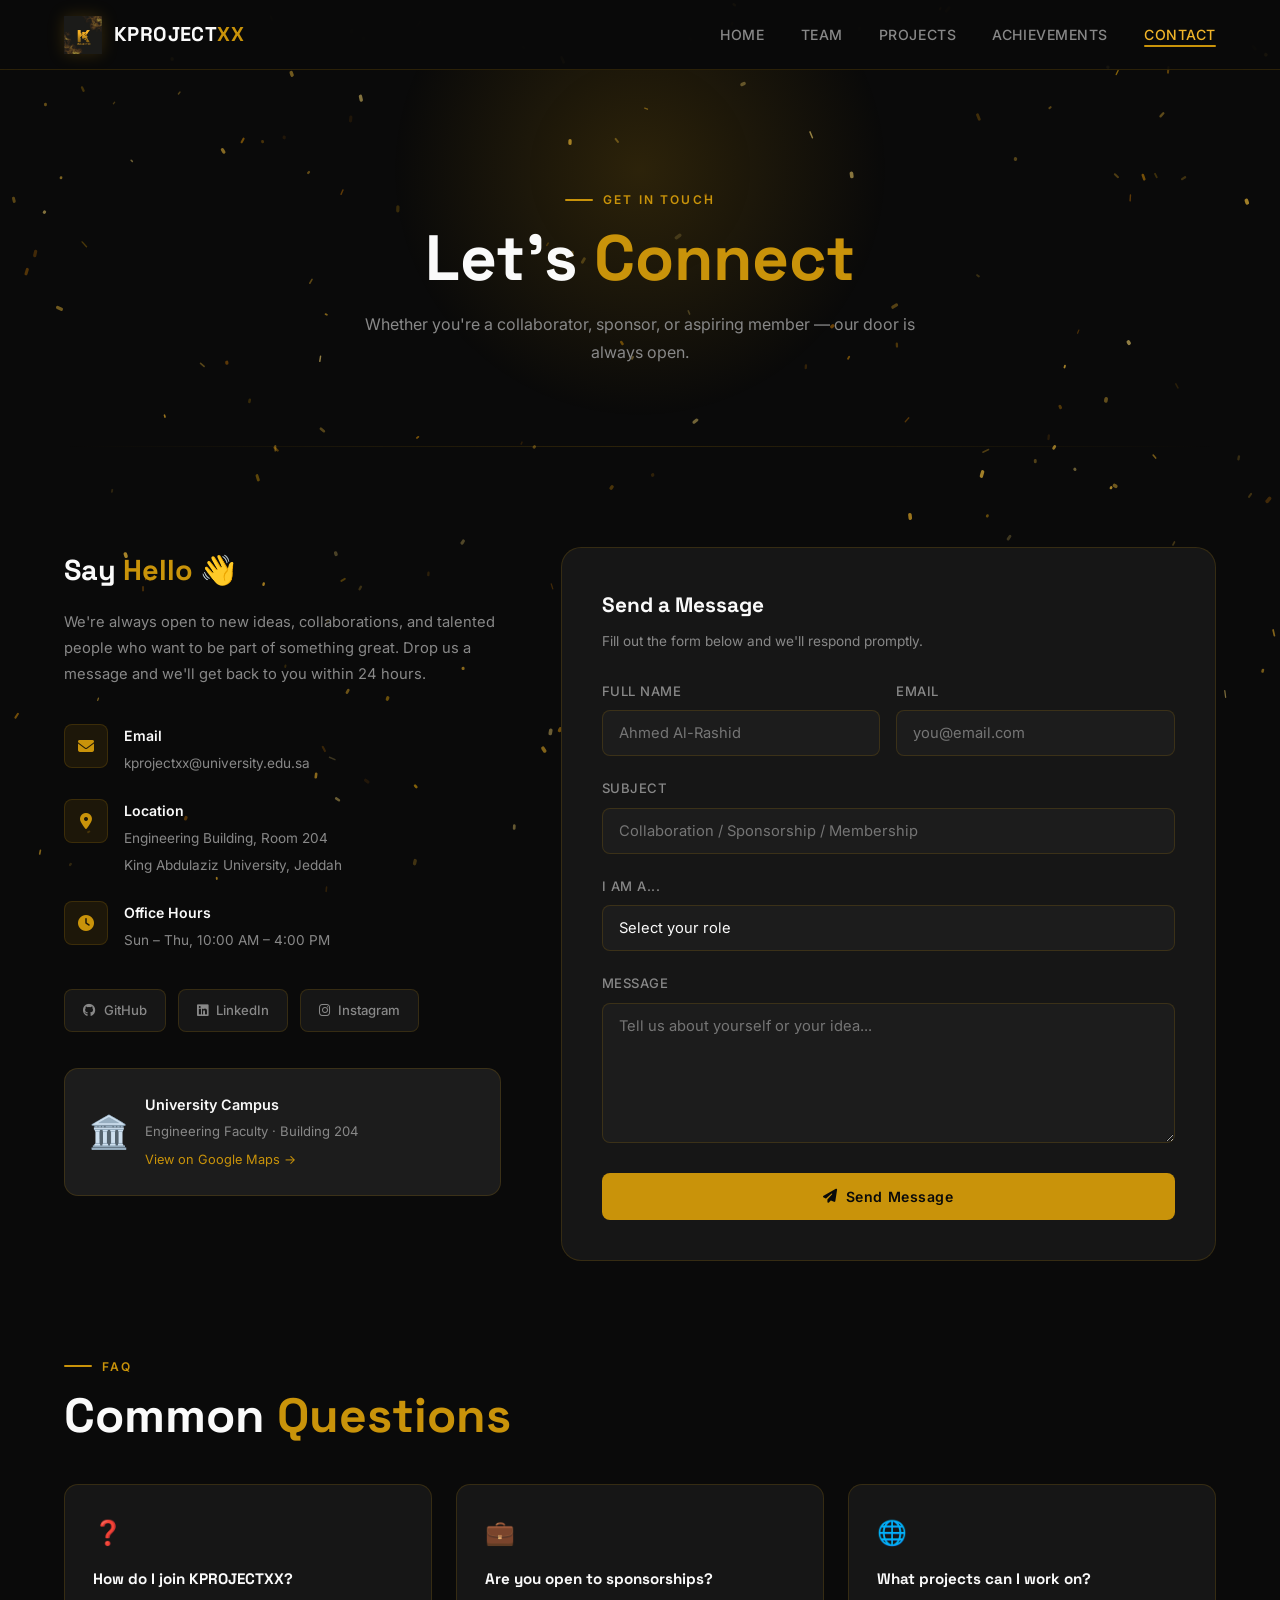
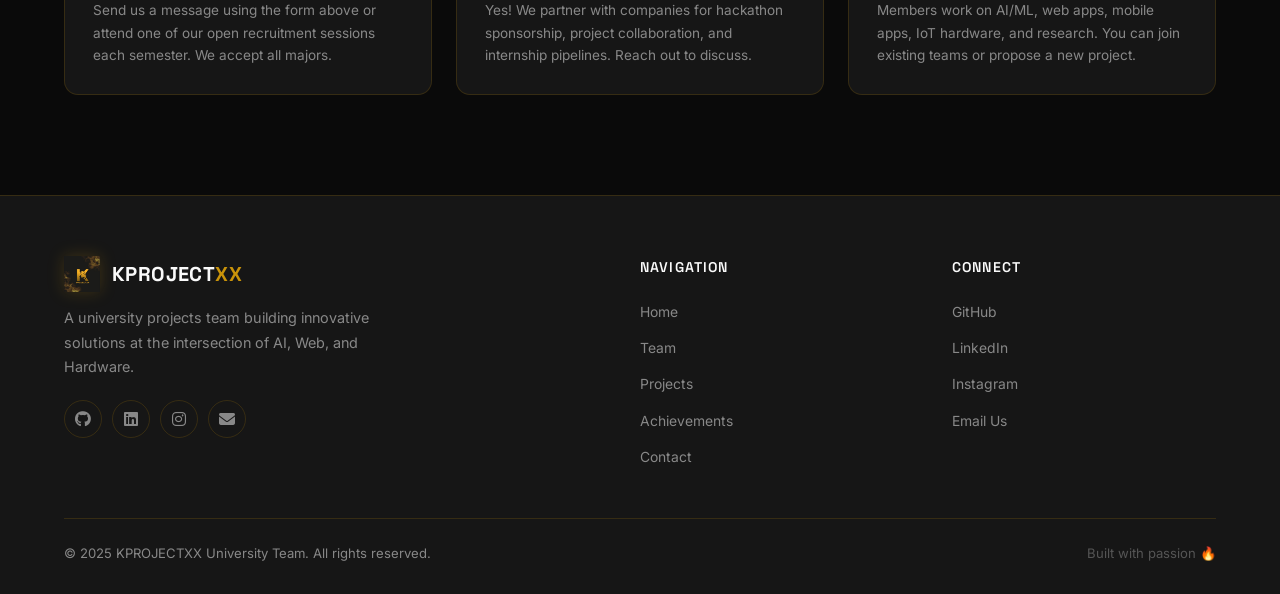
<file: frontend/contact.html>
<!DOCTYPE html>
<html lang="en">
<head>
  <meta charset="UTF-8" />
  <meta name="viewport" content="width=device-width, initial-scale=1.0" />
  <title>Contact — KPROJECTXX University Innovation Lab</title>
  <meta name="description" content="Get in touch with the KPROJECTXX team. Whether you're a sponsor, collaborator, or student looking to join, we'd love to hear from you." />
  <link rel="stylesheet" href="css/styles.css" />
  <link rel="stylesheet" href="https://cdnjs.cloudflare.com/ajax/libs/font-awesome/6.5.0/css/all.min.css" />
  <style>
    .contact-layout {
      display: grid;
      grid-template-columns: 1fr 1.5fr;
      gap: 60px;
      align-items: start;
    }
    .contact-info h2 {
      font-family: var(--font-head);
      font-size: 1.8rem;
      font-weight: 700;
      margin-bottom: 16px;
    }
    .contact-info p {
      font-size: 0.92rem;
      color: var(--muted);
      line-height: 1.75;
      margin-bottom: 36px;
    }
    .contact-item {
      display: flex;
      align-items: flex-start;
      gap: 16px;
      margin-bottom: 24px;
    }
    .contact-item-icon {
      width: 44px; height: 44px;
      border-radius: var(--radius-sm);
      background: rgba(201,147,10,0.1);
      border: 1px solid var(--border);
      display: flex;
      align-items: center;
      justify-content: center;
      color: var(--gold);
      font-size: 1rem;
      flex-shrink: 0;
    }
    .contact-item-text strong {
      display: block;
      font-weight: 600;
      font-size: 0.88rem;
      margin-bottom: 2px;
    }
    .contact-item-text span {
      font-size: 0.85rem;
      color: var(--muted);
    }

    .social-row {
      display: flex;
      gap: 12px;
      margin-top: 36px;
    }
    .social-btn {
      display: flex;
      align-items: center;
      gap: 8px;
      padding: 10px 18px;
      border: 1px solid var(--border);
      border-radius: var(--radius-sm);
      font-size: 0.82rem;
      font-weight: 500;
      color: var(--muted);
      background: var(--dark2);
      transition: var(--transition);
      text-decoration: none;
    }
    .social-btn:hover {
      border-color: var(--gold);
      color: var(--gold);
      background: rgba(201,147,10,0.07);
    }

    .contact-form-wrap {
      background: var(--dark2);
      border: 1px solid var(--border);
      border-radius: var(--radius-lg);
      padding: 40px;
    }

    @media (max-width: 860px) {
      .contact-layout { grid-template-columns: 1fr; }
      .contact-form-wrap { padding: 28px; }
    }
    @media (max-width: 480px) {
      .social-row { flex-wrap: wrap; }
    }
  </style>
</head>
<body>

  <canvas id="particle-canvas"></canvas>

  <nav class="navbar">
    <a href="index.html" class="nav-logo">
      <img src="assets/logo.jpg" alt="KPROJECTXX Logo" />
      <span class="nav-logo-text">KPROJECT<span>XX</span></span>
    </a>
    <ul class="nav-links">
      <li><a href="index.html">Home</a></li>
      <li><a href="team.html">Team</a></li>
      <li><a href="projects.html">Projects</a></li>
      <li><a href="achievements.html">Achievements</a></li>
      <li><a href="contact.html" class="active">Contact</a></li>
    </ul>
    <button class="hamburger" aria-label="Menu"><span></span><span></span><span></span></button>
  </nav>
  <div class="mobile-nav">
    <a href="index.html">Home</a>
    <a href="team.html">Team</a>
    <a href="projects.html">Projects</a>
    <a href="achievements.html">Achievements</a>
    <a href="contact.html" class="active">Contact</a>
  </div>

  <div class="page-wrapper">

    <!-- ══ PAGE HERO ══════════════════════════════════════════ -->
    <section class="page-hero">
      <div class="glow-orb" style="width:500px;height:500px;top:-150px;left:50%;transform:translateX(-50%);"></div>
      <div class="page-hero-content">
        <div class="section-label" style="justify-content:center;">Get In Touch</div>
        <h1 class="section-title" style="font-size:clamp(2.4rem,5vw,4rem);">Let's <span>Connect</span></h1>
        <p class="section-sub" style="margin:16px auto 0;">
          Whether you're a collaborator, sponsor, or aspiring member — our door is always open.
        </p>
      </div>
    </section>

    <div class="divider"></div>

    <section class="section">
      <div class="contact-layout">

        <!-- Left: Info -->
        <div class="contact-info fade-in">
          <h2>Say <span style="color:var(--gold);">Hello</span> 👋</h2>
          <p>We're always open to new ideas, collaborations, and talented people who want to be part of something great. Drop us a message and we'll get back to you within 24 hours.</p>

          <div class="contact-item">
            <div class="contact-item-icon"><i class="fa-solid fa-envelope"></i></div>
            <div class="contact-item-text">
              <strong>Email</strong>
              <span>kprojectxx@university.edu.sa</span>
            </div>
          </div>

          <div class="contact-item">
            <div class="contact-item-icon"><i class="fa-solid fa-location-dot"></i></div>
            <div class="contact-item-text">
              <strong>Location</strong>
              <span>Engineering Building, Room 204<br />King Abdulaziz University, Jeddah</span>
            </div>
          </div>

          <div class="contact-item">
            <div class="contact-item-icon"><i class="fa-solid fa-clock"></i></div>
            <div class="contact-item-text">
              <strong>Office Hours</strong>
              <span>Sun – Thu, 10:00 AM – 4:00 PM</span>
            </div>
          </div>

          <div class="social-row">
            <a href="#" class="social-btn"><i class="fa-brands fa-github"></i> GitHub</a>
            <a href="#" class="social-btn"><i class="fa-brands fa-linkedin"></i> LinkedIn</a>
            <a href="#" class="social-btn"><i class="fa-brands fa-instagram"></i> Instagram</a>
          </div>

          <!-- Map placeholder card -->
          <div style="margin-top:36px;background:var(--dark3);border:1px solid var(--border);border-radius:var(--radius);padding:24px;display:flex;align-items:center;gap:16px;">
            <div style="font-size:2rem;">🏛️</div>
            <div>
              <div style="font-weight:600;font-size:0.9rem;">University Campus</div>
              <div style="font-size:0.82rem;color:var(--muted);margin-top:4px;">Engineering Faculty · Building 204</div>
              <a href="https://maps.google.com" target="_blank" style="font-size:0.8rem;color:var(--gold);margin-top:6px;display:inline-block;text-decoration:none;">View on Google Maps →</a>
            </div>
          </div>
        </div>

        <!-- Right: Form -->
        <div class="fade-in fade-in-delay-1">
          <div class="contact-form-wrap">
            <h3 style="font-family:var(--font-head);font-size:1.3rem;font-weight:700;margin-bottom:8px;">Send a Message</h3>
            <p style="font-size:0.85rem;color:var(--muted);margin-bottom:28px;">Fill out the form below and we'll respond promptly.</p>

            <form id="contact-form" novalidate>
              <div style="display:grid;grid-template-columns:1fr 1fr;gap:16px;">
                <div class="form-group">
                  <label class="form-label" for="name">Full Name</label>
                  <input id="name" type="text" class="form-input" placeholder="Ahmed Al-Rashid" data-required="true" />
                  <div class="form-error">Name is required.</div>
                </div>
                <div class="form-group">
                  <label class="form-label" for="email">Email</label>
                  <input id="email" type="email" class="form-input" placeholder="you@email.com" data-required="true" />
                  <div class="form-error">Valid email is required.</div>
                </div>
              </div>

              <div class="form-group">
                <label class="form-label" for="subject">Subject</label>
                <input id="subject" type="text" class="form-input" placeholder="Collaboration / Sponsorship / Membership" data-required="true" />
                <div class="form-error">Subject is required.</div>
              </div>

              <div class="form-group">
                <label class="form-label" for="reason">I am a...</label>
                <select id="reason" class="form-input form-select">
                  <option value="">Select your role</option>
                  <option>Student looking to join</option>
                  <option>Potential sponsor / partner</option>
                  <option>Industry collaborator</option>
                  <option>Journalist / media</option>
                  <option>Other</option>
                </select>
              </div>

              <div class="form-group">
                <label class="form-label" for="message">Message</label>
                <textarea id="message" class="form-textarea" placeholder="Tell us about yourself or your idea..." data-required="true"></textarea>
                <div class="form-error">Message cannot be empty.</div>
              </div>

              <button type="submit" class="btn btn-primary" style="width:100%;justify-content:center;padding:15px;">
                <i class="fa-solid fa-paper-plane"></i> Send Message
              </button>
            </form>
          </div>
        </div>

      </div>

      <!-- FAQ Strip -->
      <div style="margin-top:96px;">
        <div class="section-label">FAQ</div>
        <h2 class="section-title" style="margin-bottom:40px;">Common <span>Questions</span></h2>
        <div class="grid-3">
          <div class="card fade-in">
            <div style="font-size:1.5rem;margin-bottom:14px;">❓</div>
            <h3 style="font-family:var(--font-head);font-weight:700;font-size:0.95rem;margin-bottom:8px;">How do I join KPROJECTXX?</h3>
            <p style="font-size:0.85rem;color:var(--muted);line-height:1.65;">Send us a message using the form above or attend one of our open recruitment sessions each semester. We accept all majors.</p>
          </div>
          <div class="card fade-in fade-in-delay-1">
            <div style="font-size:1.5rem;margin-bottom:14px;">💼</div>
            <h3 style="font-family:var(--font-head);font-weight:700;font-size:0.95rem;margin-bottom:8px;">Are you open to sponsorships?</h3>
            <p style="font-size:0.85rem;color:var(--muted);line-height:1.65;">Yes! We partner with companies for hackathon sponsorship, project collaboration, and internship pipelines. Reach out to discuss.</p>
          </div>
          <div class="card fade-in fade-in-delay-2">
            <div style="font-size:1.5rem;margin-bottom:14px;">🌐</div>
            <h3 style="font-family:var(--font-head);font-weight:700;font-size:0.95rem;margin-bottom:8px;">What projects can I work on?</h3>
            <p style="font-size:0.85rem;color:var(--muted);line-height:1.65;">Members work on AI/ML, web apps, mobile apps, IoT hardware, and research. You can join existing teams or propose a new project.</p>
          </div>
        </div>
      </div>

    </section>
  </div>

  <!-- Footer -->
  <footer class="footer">
    <div class="footer-grid">
      <div class="footer-brand">
        <div class="nav-logo">
          <img src="assets/logo.jpg" alt="KPROJECTXX" style="height:36px;width:36px;" />
          <span class="nav-logo-text">KPROJECT<span>XX</span></span>
        </div>
        <p>A university projects team building innovative solutions at the intersection of AI, Web, and Hardware.</p>
        <div class="footer-socials" style="margin-top:20px;">
          <a href="#" class="btn-icon"><i class="fa-brands fa-github"></i></a>
          <a href="#" class="btn-icon"><i class="fa-brands fa-linkedin"></i></a>
          <a href="#" class="btn-icon"><i class="fa-brands fa-instagram"></i></a>
          <a href="#" class="btn-icon"><i class="fa-solid fa-envelope"></i></a>
        </div>
      </div>
      <div class="footer-col">
        <h4>Navigation</h4>
        <ul>
          <li><a href="index.html">Home</a></li>
          <li><a href="team.html">Team</a></li>
          <li><a href="projects.html">Projects</a></li>
          <li><a href="achievements.html">Achievements</a></li>
          <li><a href="contact.html">Contact</a></li>
        </ul>
      </div>
      <div class="footer-col">
        <h4>Connect</h4>
        <ul>
          <li><a href="#">GitHub</a></li>
          <li><a href="#">LinkedIn</a></li>
          <li><a href="#">Instagram</a></li>
          <li><a href="contact.html">Email Us</a></li>
        </ul>
      </div>
    </div>
    <div class="footer-bottom">
      <div>© 2025 KPROJECTXX University Team. All rights reserved.</div>
      <div style="color:var(--muted2);">Built with passion 🔥</div>
    </div>
  </footer>

  <script src="js/particles.js"></script>
  <script src="js/main.js"></script>
</body>
</html>
</file>
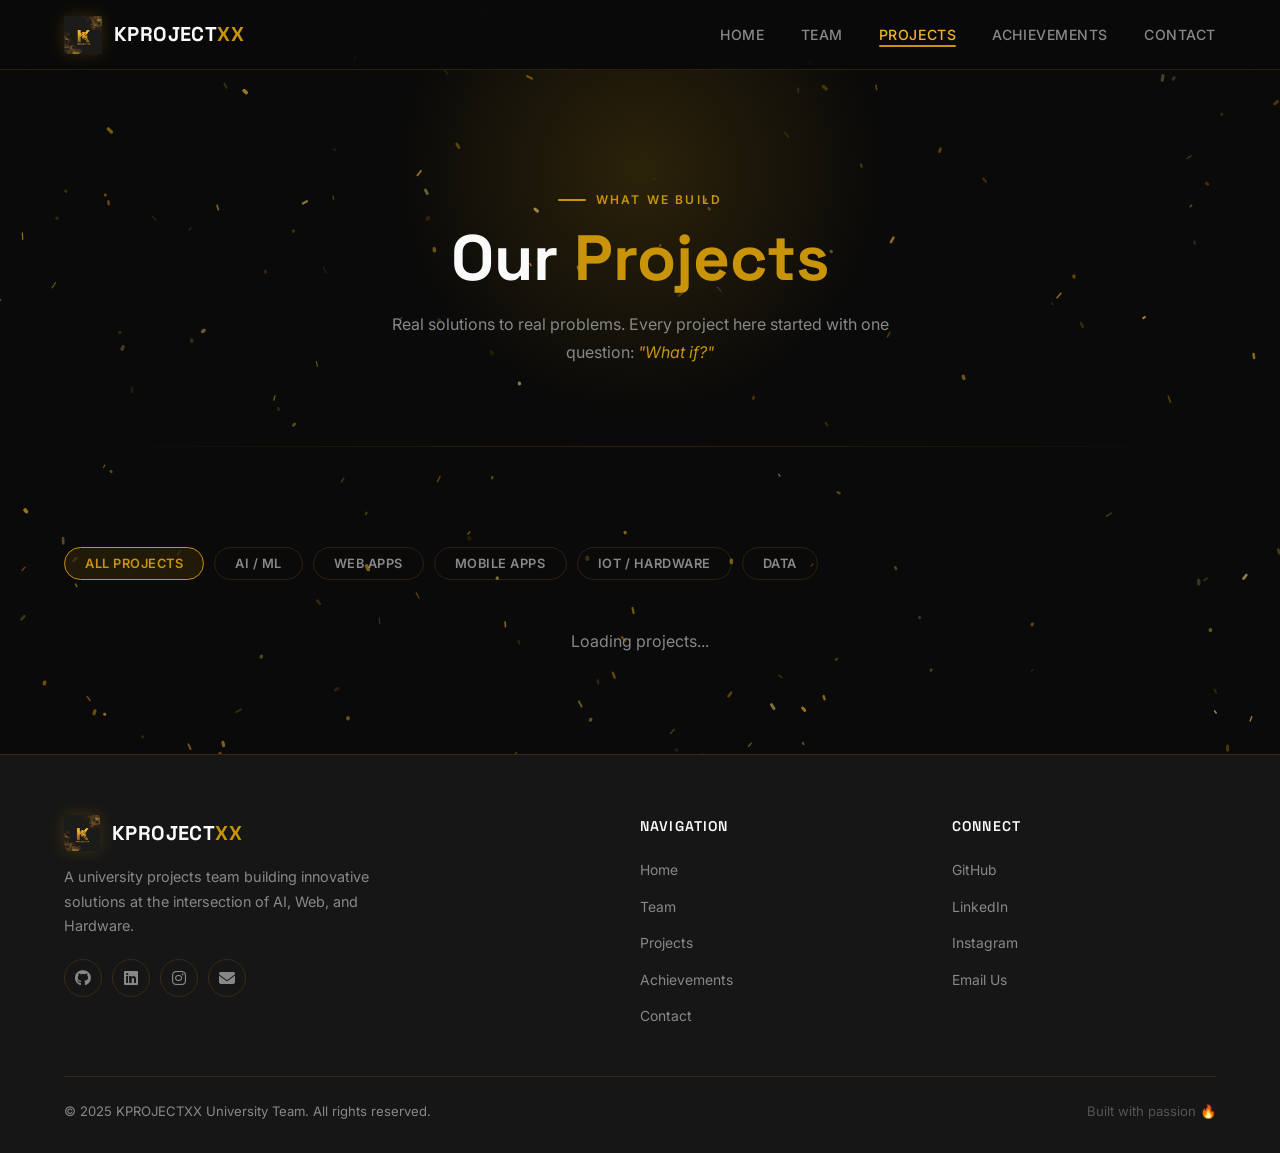
<file: frontend/projects.html>
<!DOCTYPE html>
<html lang="en">
<head>
  <meta charset="UTF-8" />
  <meta name="viewport" content="width=device-width, initial-scale=1.0" />
  <title>Projects — KPROJECTXX University Innovation Lab</title>
  <meta name="description" content="Explore all projects built by KPROJECTXX — from AI models to IoT hardware. Filter by category and view source code." />
  <link rel="stylesheet" href="css/styles.css" />
  <link rel="stylesheet" href="https://cdnjs.cloudflare.com/ajax/libs/font-awesome/6.5.0/css/all.min.css" />
  <style>
    .featured-project {
      display: grid;
      grid-template-columns: 1fr 1.1fr;
      gap: 0;
      background: var(--dark2);
      border: 1px solid var(--border-h);
      border-radius: var(--radius-lg);
      overflow: hidden;
      margin-bottom: 64px;
      transition: var(--transition);
    }
    .featured-project:hover {
      box-shadow: 0 24px 70px rgba(0,0,0,0.6), 0 0 40px var(--gold-glow);
    }
    .featured-project-visual {
      background: linear-gradient(135deg, rgba(201,147,10,0.1) 0%, rgba(10,10,10,0) 60%);
      display: flex;
      align-items: center;
      justify-content: center;
      font-size: 5rem;
      min-height: 340px;
      position: relative;
    }
    .featured-label {
      position: absolute;
      top: 20px; left: 20px;
      background: var(--gold);
      color: var(--black);
      font-size: 0.72rem;
      font-weight: 800;
      letter-spacing: 0.1em;
      text-transform: uppercase;
      padding: 5px 14px;
      border-radius: 30px;
    }
    .featured-project-body {
      padding: 44px 40px;
      display: flex;
      flex-direction: column;
      justify-content: center;
    }
    .featured-project-body .project-title {
      font-size: 1.7rem;
      margin-bottom: 14px;
    }
    .featured-project-body .project-desc {
      font-size: 0.95rem;
      margin-bottom: 24px;
    }

    @media (max-width: 760px) {
      .featured-project { grid-template-columns: 1fr; }
      .featured-project-visual { min-height: 200px; }
      .featured-project-body { padding: 28px 24px; }
    }
  </style>
</head>
<body>

  <canvas id="particle-canvas"></canvas>

  <nav class="navbar">
    <a href="index.html" class="nav-logo">
      <img src="assets/logo.jpg" alt="KPROJECTXX Logo" />
      <span class="nav-logo-text">KPROJECT<span>XX</span></span>
    </a>
    <ul class="nav-links">
      <li><a href="index.html">Home</a></li>
      <li><a href="team.html">Team</a></li>
      <li><a href="projects.html" class="active">Projects</a></li>
      <li><a href="achievements.html">Achievements</a></li>
      <li><a href="contact.html">Contact</a></li>
    </ul>
    <button class="hamburger" aria-label="Menu"><span></span><span></span><span></span></button>
  </nav>
  <div class="mobile-nav">
    <a href="index.html">Home</a>
    <a href="team.html">Team</a>
    <a href="projects.html" class="active">Projects</a>
    <a href="achievements.html">Achievements</a>
    <a href="contact.html">Contact</a>
  </div>

  <div class="page-wrapper">

    <!-- ══ PAGE HERO ══════════════════════════════════════════ -->
    <section class="page-hero">
      <div class="glow-orb" style="width:500px;height:500px;top:-150px;left:50%;transform:translateX(-50%);"></div>
      <div class="page-hero-content">
        <div class="section-label" style="justify-content:center;">What We Build</div>
        <h1 class="section-title" style="font-size:clamp(2.4rem,5vw,4rem);">Our <span>Projects</span></h1>
        <p class="section-sub" style="margin:16px auto 0;">
          Real solutions to real problems. Every project here started with one question: <em style="color:var(--gold)">"What if?"</em>
        </p>
      </div>
    </section>

    <div class="divider"></div>

    <section class="section">



      <!-- Filter bar -->
      <div class="filter-bar">
        <button class="filter-btn active" data-filter="all">All Projects</button>
        <button class="filter-btn" data-filter="AI / ML">AI / ML</button>
        <button class="filter-btn" data-filter="Web Apps">Web Apps</button>
        <button class="filter-btn" data-filter="Mobile Apps">Mobile Apps</button>
        <button class="filter-btn" data-filter="IoT">IoT / Hardware</button>
        <button class="filter-btn" data-filter="Data">Data</button>
      </div>

      <!-- All projects grid -->
      <div class="grid-3" id="projects-grid">
        <!-- Dynamically populated via main.js -->
        <p style="color:var(--muted); text-align:center; width:100%; grid-column:1/-1;">Loading projects...</p>
      </div>
    </section>
  </div>

  <!-- Footer -->
  <footer class="footer">
    <div class="footer-grid">
      <div class="footer-brand">
        <div class="nav-logo">
          <img src="assets/logo.jpg" alt="KPROJECTXX" style="height:36px;width:36px;" />
          <span class="nav-logo-text">KPROJECT<span>XX</span></span>
        </div>
        <p>A university projects team building innovative solutions at the intersection of AI, Web, and Hardware.</p>
        <div class="footer-socials" style="margin-top:20px;">
          <a href="#" class="btn-icon"><i class="fa-brands fa-github"></i></a>
          <a href="#" class="btn-icon"><i class="fa-brands fa-linkedin"></i></a>
          <a href="#" class="btn-icon"><i class="fa-brands fa-instagram"></i></a>
          <a href="#" class="btn-icon"><i class="fa-solid fa-envelope"></i></a>
        </div>
      </div>
      <div class="footer-col">
        <h4>Navigation</h4>
        <ul>
          <li><a href="index.html">Home</a></li>
          <li><a href="team.html">Team</a></li>
          <li><a href="projects.html">Projects</a></li>
          <li><a href="achievements.html">Achievements</a></li>
          <li><a href="contact.html">Contact</a></li>
        </ul>
      </div>
      <div class="footer-col">
        <h4>Connect</h4>
        <ul>
          <li><a href="#">GitHub</a></li>
          <li><a href="#">LinkedIn</a></li>
          <li><a href="#">Instagram</a></li>
          <li><a href="contact.html">Email Us</a></li>
        </ul>
      </div>
    </div>
    <div class="footer-bottom">
      <div>© 2025 KPROJECTXX University Team. All rights reserved.</div>
      <div style="color:var(--muted2);">Built with passion 🔥</div>
    </div>
  </footer>

  <script src="js/particles.js"></script>
  <script src="js/main.js"></script>
</body>
</html>
</file>
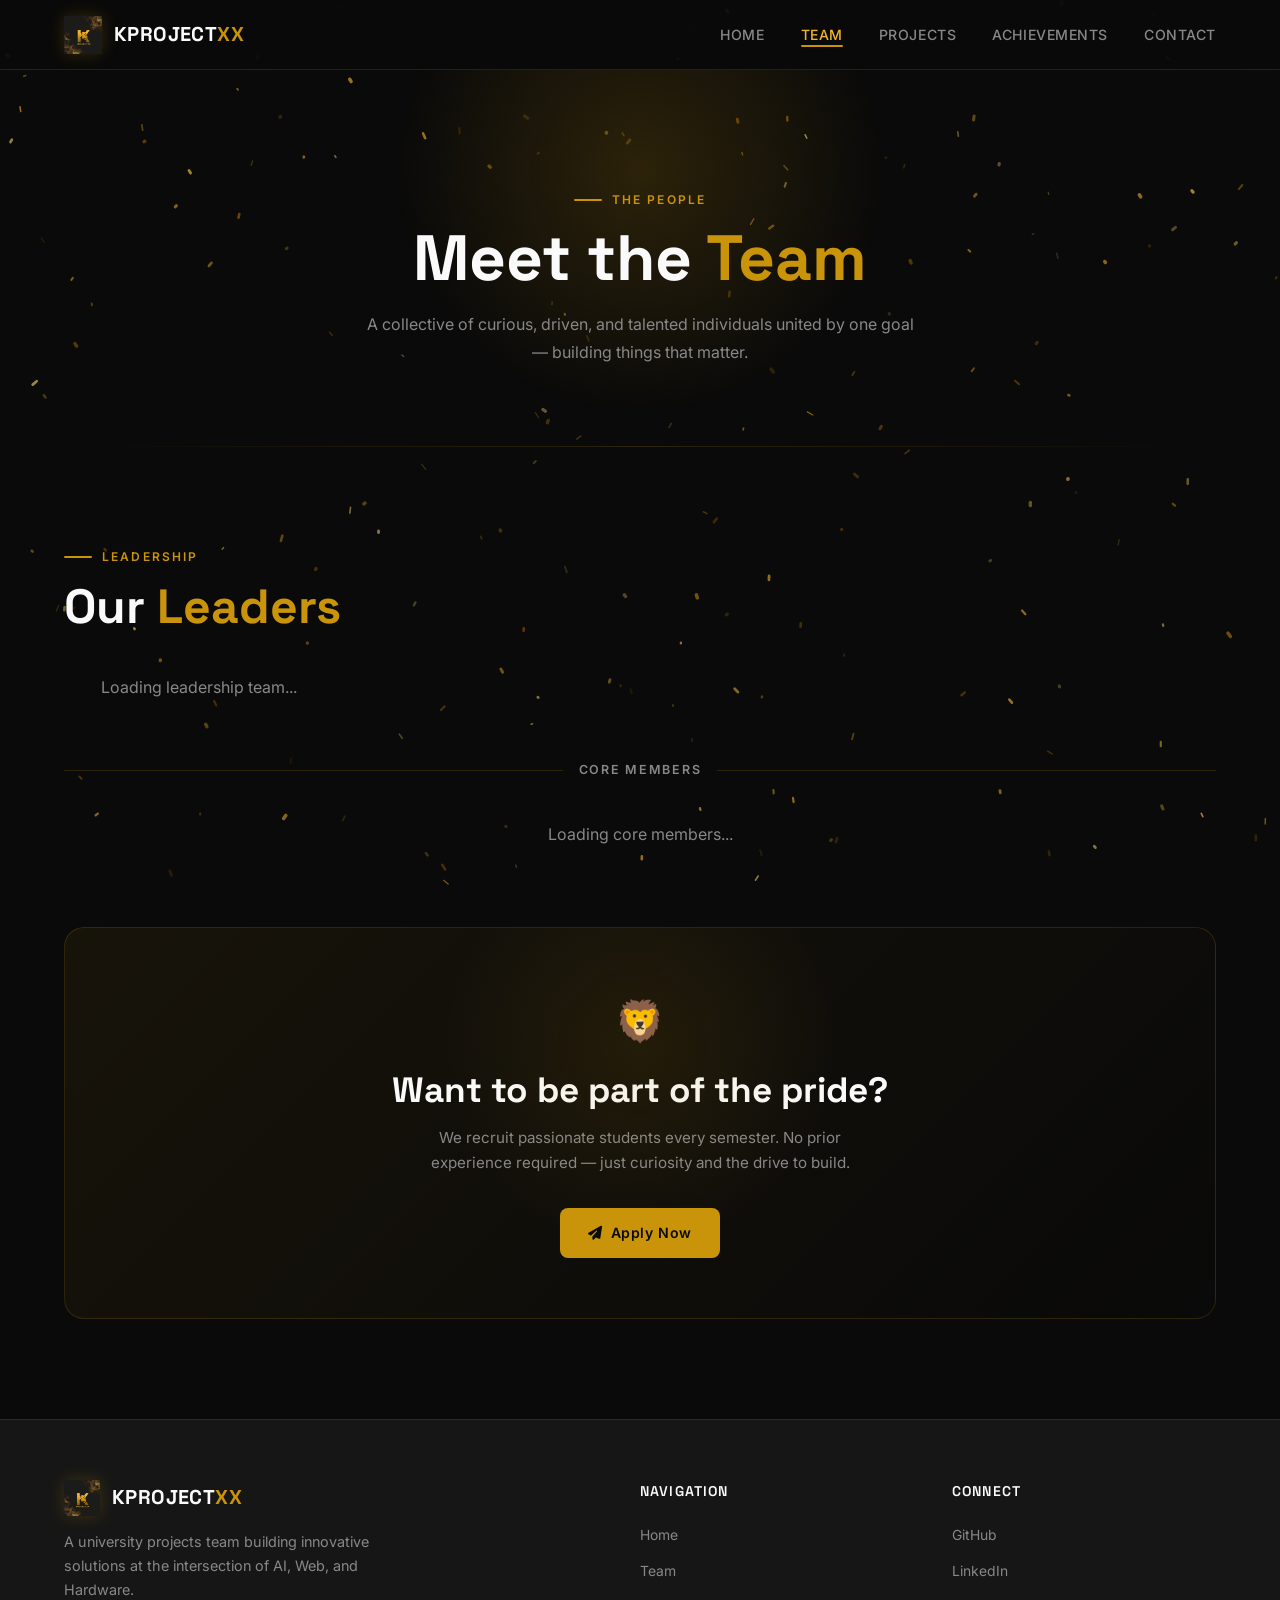
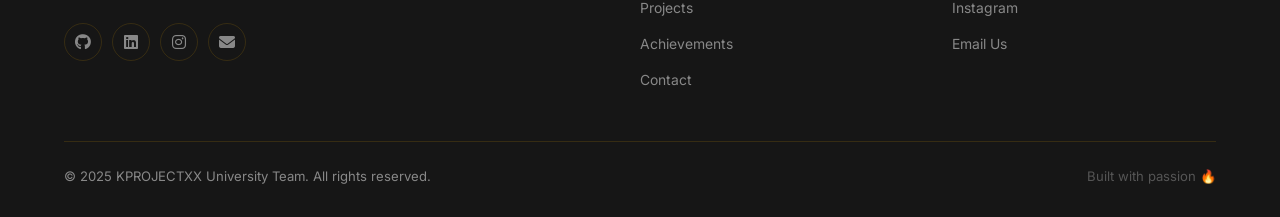
<file: frontend/team.html>
<!DOCTYPE html>
<html lang="en">
<head>
  <meta charset="UTF-8" />
  <meta name="viewport" content="width=device-width, initial-scale=1.0" />
  <title>Team — KPROJECTXX University Innovation Lab</title>
  <meta name="description" content="Meet the talented engineers, designers, and innovators behind KPROJECTXX. Explore our team members, their roles, and skills." />
  <link rel="stylesheet" href="css/styles.css" />
  <link rel="stylesheet" href="https://cdnjs.cloudflare.com/ajax/libs/font-awesome/6.5.0/css/all.min.css" />
  <style>
    .leadership-grid {
      display: grid;
      grid-template-columns: repeat(auto-fill, minmax(260px, 1fr));
      gap: 24px;
      margin-bottom: 60px;
    }
    .team-card.featured {
      border-color: rgba(201,147,10,0.35);
      background: linear-gradient(135deg, rgba(201,147,10,0.06), var(--dark2));
    }
    .rank-badge {
      display: inline-block;
      padding: 3px 12px;
      background: rgba(201,147,10,0.12);
      border: 1px solid rgba(201,147,10,0.3);
      border-radius: 30px;
      font-size: 0.68rem;
      color: var(--gold);
      font-weight: 700;
      letter-spacing: 0.1em;
      text-transform: uppercase;
      margin-bottom: 16px;
    }
    .team-divider {
      display: flex;
      align-items: center;
      gap: 16px;
      margin: 56px 0 40px;
    }
    .team-divider-line {
      flex: 1;
      height: 1px;
      background: var(--border);
    }
    .team-divider-label {
      font-size: 0.78rem;
      font-weight: 600;
      letter-spacing: 0.14em;
      text-transform: uppercase;
      color: var(--muted);
    }

    /* Join CTA */
    .join-cta {
      background: linear-gradient(135deg, rgba(201,147,10,0.07), transparent);
      border: 1px solid var(--border);
      border-radius: var(--radius-lg);
      padding: 60px 40px;
      text-align: center;
      position: relative;
      overflow: hidden;
    }
    .join-cta::before {
      content: '';
      position: absolute;
      top: -80px; left: 50%;
      transform: translateX(-50%);
      width: 400px; height: 400px;
      background: radial-gradient(circle, rgba(201,147,10,0.1) 0%, transparent 70%);
    }
  </style>
</head>
<body>

  <canvas id="particle-canvas"></canvas>

  <nav class="navbar">
    <a href="index.html" class="nav-logo">
      <img src="assets/logo.jpg" alt="KPROJECTXX Logo" />
      <span class="nav-logo-text">KPROJECT<span>XX</span></span>
    </a>
    <ul class="nav-links">
      <li><a href="index.html">Home</a></li>
      <li><a href="team.html" class="active">Team</a></li>
      <li><a href="projects.html">Projects</a></li>
      <li><a href="achievements.html">Achievements</a></li>
      <li><a href="contact.html">Contact</a></li>
    </ul>
    <button class="hamburger" aria-label="Menu"><span></span><span></span><span></span></button>
  </nav>
  <div class="mobile-nav">
    <a href="index.html">Home</a>
    <a href="team.html" class="active">Team</a>
    <a href="projects.html">Projects</a>
    <a href="achievements.html">Achievements</a>
    <a href="contact.html">Contact</a>
  </div>

  <div class="page-wrapper">

    <!-- ══ PAGE HERO ══════════════════════════════════════════ -->
    <section class="page-hero">
      <div class="glow-orb" style="width:500px;height:500px;top:-150px;left:50%;transform:translateX(-50%);"></div>
      <div class="page-hero-content">
        <div class="section-label" style="justify-content:center;">The People</div>
        <h1 class="section-title" style="font-size:clamp(2.4rem,5vw,4rem);">Meet the <span>Team</span></h1>
        <p class="section-sub" style="margin:16px auto 0;">
          A collective of curious, driven, and talented individuals united by one goal — building things that matter.
        </p>
      </div>
    </section>

    <div class="divider"></div>

    <!-- ══ TEAM CONTENT ═══════════════════════════════════════ -->
    <section class="section">

      <!-- Leadership -->
      <div class="section-label">Leadership</div>
      <h2 class="section-title" style="margin-bottom:40px;">Our <span>Leaders</span></h2>

      <div class="leadership-grid" id="leads-grid">
        <!-- Dynamically populated via main.js -->
        <p style="color:var(--muted); text-align:center; width:100%;">Loading leadership team...</p>
      </div>

      <!-- Divider -->
      <div class="team-divider">
        <div class="team-divider-line"></div>
        <span class="team-divider-label">Core Members</span>
        <div class="team-divider-line"></div>
      </div>

      <!-- Core members -->
      <div class="grid-4" id="core-grid">
        <!-- Dynamically populated via main.js -->
        <p style="color:var(--muted); text-align:center; width:100%; grid-column:1/-1;">Loading core members...</p>
      </div>

      <!-- Join CTA -->
      <div class="join-cta fade-in" style="margin-top:80px;">
        <div style="font-size:2.5rem;margin-bottom:16px;">🦁</div>
        <h2 class="section-title" style="font-size:clamp(1.6rem,3vw,2.2rem);margin-bottom:14px;">Want to be part of the pride?</h2>
        <p style="color:var(--muted);max-width:480px;margin:0 auto 32px;font-size:0.95rem;line-height:1.7;">We recruit passionate students every semester. No prior experience required — just curiosity and the drive to build.</p>
        <a href="contact.html" class="btn btn-primary"><i class="fa-solid fa-paper-plane"></i> Apply Now</a>
      </div>

    </section>
  </div>

  <!-- Footer -->
  <footer class="footer">
    <div class="footer-grid">
      <div class="footer-brand">
        <div class="nav-logo">
          <img src="assets/logo.jpg" alt="KPROJECTXX" style="height:36px;width:36px;" />
          <span class="nav-logo-text">KPROJECT<span>XX</span></span>
        </div>
        <p>A university projects team building innovative solutions at the intersection of AI, Web, and Hardware.</p>
        <div class="footer-socials" style="margin-top:20px;">
          <a href="#" class="btn-icon"><i class="fa-brands fa-github"></i></a>
          <a href="#" class="btn-icon"><i class="fa-brands fa-linkedin"></i></a>
          <a href="#" class="btn-icon"><i class="fa-brands fa-instagram"></i></a>
          <a href="#" class="btn-icon"><i class="fa-solid fa-envelope"></i></a>
        </div>
      </div>
      <div class="footer-col">
        <h4>Navigation</h4>
        <ul>
          <li><a href="index.html">Home</a></li>
          <li><a href="team.html">Team</a></li>
          <li><a href="projects.html">Projects</a></li>
          <li><a href="achievements.html">Achievements</a></li>
          <li><a href="contact.html">Contact</a></li>
        </ul>
      </div>
      <div class="footer-col">
        <h4>Connect</h4>
        <ul>
          <li><a href="#">GitHub</a></li>
          <li><a href="#">LinkedIn</a></li>
          <li><a href="#">Instagram</a></li>
          <li><a href="contact.html">Email Us</a></li>
        </ul>
      </div>
    </div>
    <div class="footer-bottom">
      <div>© 2025 KPROJECTXX University Team. All rights reserved.</div>
      <div style="color:var(--muted2);">Built with passion 🔥</div>
    </div>
  </footer>

  <script src="js/particles.js"></script>
  <script src="js/main.js"></script>
</body>
</html>
</file>
<file: frontend/css/styles.css>
/* ============================================================
   ProjectXX — Global Design System
   Colors: Black #0a0a0a | Gold #C9930A | White #FAFAFA
   ============================================================ */

@import url('https://fonts.googleapis.com/css2?family=Inter:wght@300;400;500;600;700;800;900&family=Space+Grotesk:wght@400;500;600;700&display=swap');

/* ─── Tokens ─────────────────────────────────────────────── */
:root {
  --black:       #0a0a0a;
  --dark:        #111111;
  --dark2:       #161616;
  --dark3:       #1c1c1c;
  --gold:        #C9930A;
  --gold-light:  #F0B429;
  --gold-pale:   #e8c96a;
  --gold-glow:   rgba(201, 147, 10, 0.22);
  --gold-glow2:  rgba(240, 180, 41, 0.12);
  --white:       #FAFAFA;
  --muted:       #888888;
  --muted2:      #555555;
  --border:      rgba(201, 147, 10, 0.18);
  --border-h:    rgba(201, 147, 10, 0.5);
  --radius:      14px;
  --radius-sm:   8px;
  --radius-lg:   20px;
  --transition:  0.35s cubic-bezier(0.4, 0, 0.2, 1);
  --font-main:   'Inter', sans-serif;
  --font-head:   'Space Grotesk', sans-serif;
  --nav-h:       70px;
}

/* ─── Reset ──────────────────────────────────────────────── */
*, *::before, *::after { box-sizing: border-box; margin: 0; padding: 0; }
html { scroll-behavior: smooth; font-size: 16px; }
body {
  font-family: var(--font-main);
  background: var(--black);
  color: var(--white);
  line-height: 1.65;
  overflow-x: hidden;
  min-height: 100vh;
}
a { text-decoration: none; color: inherit; }
img { max-width: 100%; display: block; }
ul { list-style: none; }
button { cursor: pointer; border: none; background: none; font-family: inherit; }

/* ─── Particle Canvas ────────────────────────────────────── */
#particle-canvas {
  position: fixed;
  top: 0; left: 0;
  width: 100%; height: 100%;
  pointer-events: none;
  z-index: 0;
}

/* ─── Scrollbar ──────────────────────────────────────────── */
::-webkit-scrollbar { width: 6px; }
::-webkit-scrollbar-track { background: var(--dark); }
::-webkit-scrollbar-thumb { background: var(--gold); border-radius: 3px; }

/* ─── Navbar ─────────────────────────────────────────────── */
.navbar {
  position: fixed;
  top: 0; left: 0; right: 0;
  height: var(--nav-h);
  display: flex;
  align-items: center;
  justify-content: space-between;
  padding: 0 5%;
  z-index: 1000;
  background: rgba(10, 10, 10, 0.75);
  backdrop-filter: blur(18px);
  -webkit-backdrop-filter: blur(18px);
  border-bottom: 1px solid var(--border);
  transition: background var(--transition);
}
.navbar.scrolled {
  background: rgba(10, 10, 10, 0.95);
}
.nav-logo {
  display: flex;
  align-items: center;
  gap: 12px;
}
.nav-logo img {
  height: 38px;
  width: 38px;
  object-fit: contain;
  filter: drop-shadow(0 0 8px var(--gold-glow));
}
.nav-logo-text {
  font-family: var(--font-head);
  font-size: 1.25rem;
  font-weight: 700;
  color: var(--white);
  letter-spacing: 0.02em;
}
.nav-logo-text span { color: var(--gold); }

.nav-links {
  display: flex;
  align-items: center;
  gap: 36px;
}
.nav-links a {
  font-size: 0.88rem;
  font-weight: 500;
  letter-spacing: 0.04em;
  text-transform: uppercase;
  color: var(--muted);
  position: relative;
  transition: color var(--transition);
}
.nav-links a::after {
  content: '';
  position: absolute;
  bottom: -4px; left: 0;
  width: 0; height: 2px;
  background: var(--gold);
  border-radius: 2px;
  transition: width var(--transition);
}
.nav-links a:hover,
.nav-links a.active {
  color: var(--gold-light);
}
.nav-links a:hover::after,
.nav-links a.active::after {
  width: 100%;
}

/* Hamburger */
.hamburger {
  display: none;
  flex-direction: column;
  gap: 5px;
  cursor: pointer;
  padding: 4px;
  z-index: 1100;
}
.hamburger span {
  display: block;
  width: 24px; height: 2px;
  background: var(--gold);
  border-radius: 2px;
  transition: var(--transition);
}
.hamburger.open span:nth-child(1) { transform: rotate(45deg) translate(5px, 5px); }
.hamburger.open span:nth-child(2) { opacity: 0; }
.hamburger.open span:nth-child(3) { transform: rotate(-45deg) translate(5px, -5px); }

.mobile-nav {
  display: none;
  position: fixed;
  top: var(--nav-h);
  left: 0; right: 0;
  background: rgba(10, 10, 10, 0.97);
  backdrop-filter: blur(20px);
  border-bottom: 1px solid var(--border);
  padding: 24px 5%;
  flex-direction: column;
  gap: 20px;
  z-index: 999;
}
.mobile-nav.open { display: flex; }
.mobile-nav a {
  font-size: 1rem;
  font-weight: 500;
  color: var(--muted);
  padding: 10px 0;
  border-bottom: 1px solid rgba(255,255,255,0.05);
  transition: color var(--transition);
  letter-spacing: 0.04em;
  text-transform: uppercase;
}
.mobile-nav a:hover, .mobile-nav a.active { color: var(--gold); }

/* ─── Page Wrapper ───────────────────────────────────────── */
.page-wrapper {
  position: relative;
  z-index: 1;
  padding-top: var(--nav-h);
}

/* ─── Section Foundations ────────────────────────────────── */
.section {
  padding: 100px 5%;
  max-width: 1280px;
  margin: 0 auto;
}
.section-sm { padding: 60px 5%; max-width: 1280px; margin: 0 auto; }

.section-label {
  font-size: 0.75rem;
  font-weight: 600;
  letter-spacing: 0.18em;
  text-transform: uppercase;
  color: var(--gold);
  margin-bottom: 12px;
  display: flex;
  align-items: center;
  gap: 10px;
}
.section-label::before {
  content: '';
  display: inline-block;
  width: 28px; height: 2px;
  background: var(--gold);
  border-radius: 2px;
  flex-shrink: 0;
}
.section-title {
  font-family: var(--font-head);
  font-size: clamp(2rem, 4vw, 3rem);
  font-weight: 700;
  line-height: 1.15;
  color: var(--white);
  margin-bottom: 16px;
}
.section-title span { color: var(--gold); }
.section-sub {
  font-size: 1rem;
  color: var(--muted);
  max-width: 560px;
  line-height: 1.7;
}
.section-header { margin-bottom: 60px; }

/* ─── Buttons ────────────────────────────────────────────── */
.btn {
  display: inline-flex;
  align-items: center;
  gap: 8px;
  padding: 13px 28px;
  border-radius: var(--radius-sm);
  font-size: 0.88rem;
  font-weight: 600;
  letter-spacing: 0.04em;
  transition: var(--transition);
  position: relative;
  overflow: hidden;
}
.btn-primary {
  background: var(--gold);
  color: var(--black);
}
.btn-primary:hover {
  background: var(--gold-light);
  box-shadow: 0 0 28px var(--gold-glow), 0 4px 16px rgba(0,0,0,0.4);
  transform: translateY(-2px);
}
.btn-outline {
  border: 1px solid var(--border-h);
  color: var(--gold-light);
  background: transparent;
}
.btn-outline:hover {
  background: var(--gold-glow2);
  border-color: var(--gold-light);
  transform: translateY(-2px);
  box-shadow: 0 0 20px var(--gold-glow);
}
.btn-sm { padding: 9px 18px; font-size: 0.8rem; }
.btn-icon {
  width: 38px; height: 38px;
  padding: 0;
  display: inline-flex;
  align-items: center;
  justify-content: center;
  border-radius: 50%;
  border: 1px solid var(--border);
  color: var(--muted);
  font-size: 1rem;
  transition: var(--transition);
}
.btn-icon:hover {
  border-color: var(--gold);
  color: var(--gold);
  background: var(--gold-glow2);
}

/* ─── Cards ──────────────────────────────────────────────── */
.card {
  background: var(--dark2);
  border: 1px solid var(--border);
  border-radius: var(--radius);
  padding: 28px;
  transition: var(--transition);
  position: relative;
  overflow: hidden;
}
.card::before {
  content: '';
  position: absolute;
  top: 0; left: 0; right: 0;
  height: 1px;
  background: linear-gradient(90deg, transparent, var(--gold), transparent);
  opacity: 0;
  transition: opacity var(--transition);
}
.card:hover {
  border-color: var(--border-h);
  transform: translateY(-5px);
  box-shadow: 0 20px 60px rgba(0,0,0,0.5), 0 0 30px var(--gold-glow);
}
.card:hover::before { opacity: 1; }

/* Glass card */
.card-glass {
  background: rgba(22, 22, 22, 0.7);
  backdrop-filter: blur(16px);
  -webkit-backdrop-filter: blur(16px);
  border: 1px solid var(--border);
  border-radius: var(--radius);
  padding: 28px;
  transition: var(--transition);
  position: relative;
  overflow: hidden;
}
.card-glass:hover {
  border-color: var(--border-h);
  box-shadow: 0 20px 60px rgba(0,0,0,0.5), 0 0 30px var(--gold-glow);
  transform: translateY(-5px);
}

/* ─── Tag / Pill ─────────────────────────────────────────── */
.tag {
  display: inline-block;
  padding: 4px 11px;
  border-radius: 30px;
  font-size: 0.72rem;
  font-weight: 600;
  letter-spacing: 0.04em;
  text-transform: uppercase;
  border: 1px solid var(--border);
  color: var(--muted);
  background: rgba(201,147,10,0.06);
  transition: var(--transition);
}
.tag-gold {
  border-color: rgba(201,147,10,0.4);
  color: var(--gold-light);
  background: rgba(201,147,10,0.1);
}
.tag:hover { border-color: var(--gold); color: var(--gold); }

/* ─── Divider ────────────────────────────────────────────── */
.divider {
  height: 1px;
  background: linear-gradient(90deg, transparent, var(--border), transparent);
  margin: 0 5%;
}

/* ─── Gold Glow Accent ───────────────────────────────────── */
.glow-orb {
  position: absolute;
  border-radius: 50%;
  background: radial-gradient(circle, rgba(201,147,10,0.18) 0%, transparent 70%);
  pointer-events: none;
  z-index: 0;
}

/* ─── Hero ───────────────────────────────────────────────── */
.hero {
  min-height: 100vh;
  display: flex;
  align-items: center;
  justify-content: center;
  text-align: center;
  padding: 120px 5% 80px;
  position: relative;
  overflow: hidden;
}
.hero-content { position: relative; z-index: 2; max-width: 820px; }
.hero-badge {
  display: inline-flex;
  align-items: center;
  gap: 8px;
  padding: 6px 16px;
  border: 1px solid var(--border-h);
  border-radius: 30px;
  font-size: 0.78rem;
  font-weight: 500;
  color: var(--gold);
  letter-spacing: 0.06em;
  text-transform: uppercase;
  margin-bottom: 28px;
  background: rgba(201,147,10,0.08);
  animation: fadeInDown 0.7s ease both;
}
.hero-badge::before {
  content: '';
  width: 6px; height: 6px;
  border-radius: 50%;
  background: var(--gold);
  animation: pulse 2s infinite;
}
@keyframes pulse {
  0%, 100% { opacity: 1; transform: scale(1); }
  50% { opacity: 0.5; transform: scale(0.7); }
}
.hero-title {
  font-family: var(--font-head);
  font-size: clamp(2.8rem, 7vw, 5.5rem);
  font-weight: 800;
  line-height: 1.05;
  letter-spacing: -0.02em;
  margin-bottom: 24px;
  animation: fadeInUp 0.8s 0.1s ease both;
}
.hero-title .gold { color: var(--gold); }
.hero-title .outline {
  -webkit-text-stroke: 2px var(--gold);
  color: transparent;
}
.hero-sub {
  font-size: 1.1rem;
  color: var(--muted);
  max-width: 560px;
  margin: 0 auto 40px;
  line-height: 1.75;
  animation: fadeInUp 0.8s 0.2s ease both;
}
.hero-cta {
  display: flex;
  align-items: center;
  justify-content: center;
  gap: 16px;
  flex-wrap: wrap;
  animation: fadeInUp 0.8s 0.3s ease both;
}
.hero-logo {
  margin-bottom: 32px;
  animation: fadeInDown 0.9s ease both;
}
.hero-logo img {
  width: 110px;
  margin: 0 auto;
  filter: drop-shadow(0 0 30px rgba(201,147,10,0.5));
  animation: float 4s ease-in-out infinite;
}
@keyframes float {
  0%, 100% { transform: translateY(0); }
  50% { transform: translateY(-12px); }
}

/* Stats */
.stats-bar {
  display: flex;
  justify-content: center;
  align-items: center;
  gap: 0;
  flex-wrap: wrap;
  padding: 40px 5%;
  border-top: 1px solid var(--border);
  border-bottom: 1px solid var(--border);
  background: var(--dark2);
  position: relative;
  z-index: 1;
}
.stat-item {
  flex: 1;
  min-width: 160px;
  text-align: center;
  padding: 24px 20px;
  position: relative;
}
.stat-item + .stat-item::before {
  content: '';
  position: absolute;
  left: 0; top: 20%; bottom: 20%;
  width: 1px;
  background: var(--border);
}
.stat-num {
  font-family: var(--font-head);
  font-size: 2.6rem;
  font-weight: 800;
  color: var(--gold);
  line-height: 1;
  margin-bottom: 6px;
}
.stat-label {
  font-size: 0.8rem;
  color: var(--muted);
  text-transform: uppercase;
  letter-spacing: 0.1em;
  font-weight: 500;
}

/* ─── Grid Layouts ───────────────────────────────────────── */
.grid-3 {
  display: grid;
  grid-template-columns: repeat(auto-fill, minmax(300px, 1fr));
  gap: 24px;
}
.grid-4 {
  display: grid;
  grid-template-columns: repeat(auto-fill, minmax(240px, 1fr));
  gap: 24px;
}
.grid-2 {
  display: grid;
  grid-template-columns: repeat(auto-fit, minmax(340px, 1fr));
  gap: 32px;
  align-items: center;
}

/* ─── Team Card ──────────────────────────────────────────── */
.team-card {
  background: var(--dark2);
  border: 1px solid var(--border);
  border-radius: var(--radius);
  padding: 32px 24px;
  text-align: center;
  transition: var(--transition);
  position: relative;
  overflow: hidden;
}
.team-card::after {
  content: '';
  position: absolute;
  bottom: 0; left: 0; right: 0;
  height: 3px;
  background: linear-gradient(90deg, var(--gold), var(--gold-light));
  transform: scaleX(0);
  transform-origin: left;
  transition: transform var(--transition);
}
.team-card:hover::after { transform: scaleX(1); }
.team-card:hover {
  border-color: var(--border-h);
  transform: translateY(-6px);
  box-shadow: 0 24px 60px rgba(0,0,0,0.5), 0 0 28px var(--gold-glow);
}
.team-avatar {
  width: 88px; height: 88px;
  border-radius: 50%;
  margin: 0 auto 20px;
  display: flex;
  align-items: center;
  justify-content: center;
  font-family: var(--font-head);
  font-size: 1.8rem;
  font-weight: 700;
  color: var(--gold);
  background: rgba(201,147,10,0.1);
  border: 2px solid var(--border-h);
  position: relative;
  overflow: hidden;
}
.team-avatar img {
  width: 100%; height: 100%;
  object-fit: cover;
  border-radius: 50%;
}
.team-name {
  font-family: var(--font-head);
  font-size: 1.1rem;
  font-weight: 700;
  margin-bottom: 4px;
}
.team-role {
  font-size: 0.82rem;
  color: var(--gold);
  font-weight: 500;
  text-transform: uppercase;
  letter-spacing: 0.06em;
  margin-bottom: 14px;
}
.team-skills {
  display: flex;
  flex-wrap: wrap;
  gap: 6px;
  justify-content: center;
  margin-bottom: 18px;
}
.team-socials {
  display: flex;
  gap: 10px;
  justify-content: center;
}

/* ─── Project Card ───────────────────────────────────────── */
.project-card {
  background: var(--dark2);
  border: 1px solid var(--border);
  border-radius: var(--radius);
  overflow: hidden;
  transition: var(--transition);
  position: relative;
  display: flex;
  flex-direction: column;
}
.project-card:hover {
  border-color: var(--border-h);
  transform: translateY(-6px);
  box-shadow: 0 24px 60px rgba(0,0,0,0.5), 0 0 30px var(--gold-glow);
}
.project-img {
  width: 100%;
  height: 200px;
  object-fit: cover;
  background: var(--dark3);
  display: flex;
  align-items: center;
  justify-content: center;
  overflow: hidden;
  position: relative;
}
.project-img-placeholder {
  width: 100%;
  height: 200px;
  background: linear-gradient(135deg, var(--dark3) 0%, rgba(201,147,10,0.08) 100%);
  display: flex;
  align-items: center;
  justify-content: center;
  font-size: 2.5rem;
  color: var(--gold-glow);
}
.project-category {
  position: absolute;
  top: 14px; left: 14px;
  padding: 4px 12px;
  background: rgba(10,10,10,0.85);
  border: 1px solid var(--border-h);
  border-radius: 30px;
  font-size: 0.7rem;
  color: var(--gold);
  font-weight: 600;
  text-transform: uppercase;
  letter-spacing: 0.06em;
  backdrop-filter: blur(6px);
}
.project-body {
  padding: 24px;
  flex: 1;
  display: flex;
  flex-direction: column;
}
.project-title {
  font-family: var(--font-head);
  font-size: 1.15rem;
  font-weight: 700;
  margin-bottom: 10px;
  color: var(--white);
}
.project-desc {
  font-size: 0.88rem;
  color: var(--muted);
  line-height: 1.65;
  flex: 1;
  margin-bottom: 18px;
}
.project-tech {
  display: flex;
  flex-wrap: wrap;
  gap: 6px;
  margin-bottom: 20px;
}
.project-actions {
  display: flex;
  gap: 10px;
  align-items: center;
}

/* ─── Achievement Card ───────────────────────────────────── */
.achievement-card {
  background: var(--dark2);
  border: 1px solid var(--border);
  border-radius: var(--radius);
  padding: 28px;
  display: flex;
  gap: 20px;
  align-items: flex-start;
  transition: var(--transition);
  position: relative;
}
.achievement-card:hover {
  border-color: var(--border-h);
  transform: translateY(-4px);
  box-shadow: 0 20px 50px rgba(0,0,0,0.5), 0 0 24px var(--gold-glow);
}
.achievement-icon {
  width: 52px; height: 52px;
  border-radius: var(--radius-sm);
  background: rgba(201,147,10,0.12);
  border: 1px solid var(--border);
  display: flex;
  align-items: center;
  justify-content: center;
  font-size: 1.5rem;
  flex-shrink: 0;
}
.achievement-content h3 {
  font-family: var(--font-head);
  font-size: 1rem;
  font-weight: 700;
  margin-bottom: 6px;
}
.achievement-content p {
  font-size: 0.85rem;
  color: var(--muted);
  line-height: 1.6;
  margin-bottom: 10px;
}
.achievement-meta {
  font-size: 0.75rem;
  color: var(--gold);
  font-weight: 500;
  letter-spacing: 0.04em;
}

/* ─── Timeline ───────────────────────────────────────────── */
.timeline {
  position: relative;
  padding-left: 32px;
}
.timeline::before {
  content: '';
  position: absolute;
  left: 10px; top: 0; bottom: 0;
  width: 2px;
  background: linear-gradient(to bottom, var(--gold), transparent);
}
.timeline-item {
  position: relative;
  margin-bottom: 36px;
}
.timeline-item::before {
  content: '';
  position: absolute;
  left: -26px;
  top: 6px;
  width: 10px; height: 10px;
  border-radius: 50%;
  background: var(--gold);
  box-shadow: 0 0 12px var(--gold-glow);
}

/* ─── Contact Form ───────────────────────────────────────── */
.form-group {
  margin-bottom: 22px;
}
.form-label {
  display: block;
  font-size: 0.82rem;
  font-weight: 500;
  color: var(--muted);
  margin-bottom: 8px;
  letter-spacing: 0.04em;
  text-transform: uppercase;
}
.form-input,
.form-textarea,
.form-select {
  width: 100%;
  background: var(--dark3);
  border: 1px solid var(--border);
  border-radius: var(--radius-sm);
  padding: 13px 16px;
  font-size: 0.92rem;
  color: var(--white);
  font-family: var(--font-main);
  transition: border-color var(--transition), box-shadow var(--transition);
  outline: none;
  -webkit-appearance: none;
}
.form-input:focus,
.form-textarea:focus {
  border-color: var(--gold);
  box-shadow: 0 0 0 3px var(--gold-glow2);
}
.form-input.error, .form-textarea.error {
  border-color: #e05252;
}
.form-error {
  font-size: 0.78rem;
  color: #e05252;
  margin-top: 5px;
  display: none;
}
.form-error.show { display: block; }
.form-textarea { resize: vertical; min-height: 140px; }

/* ─── Footer ─────────────────────────────────────────────── */
.footer {
  background: var(--dark2);
  border-top: 1px solid var(--border);
  padding: 60px 5% 30px;
  position: relative;
  z-index: 1;
}
.footer-grid {
  display: grid;
  grid-template-columns: 2fr 1fr 1fr;
  gap: 48px;
  margin-bottom: 48px;
}
.footer-brand p {
  font-size: 0.9rem;
  color: var(--muted);
  line-height: 1.7;
  margin-top: 14px;
  max-width: 320px;
}
.footer-col h4 {
  font-family: var(--font-head);
  font-size: 0.88rem;
  font-weight: 600;
  text-transform: uppercase;
  letter-spacing: 0.08em;
  color: var(--white);
  margin-bottom: 18px;
}
.footer-col ul { display: flex; flex-direction: column; gap: 10px; }
.footer-col ul li a {
  font-size: 0.87rem;
  color: var(--muted);
  transition: color var(--transition);
}
.footer-col ul li a:hover { color: var(--gold); }
.footer-bottom {
  display: flex;
  align-items: center;
  justify-content: space-between;
  padding-top: 24px;
  border-top: 1px solid var(--border);
  font-size: 0.82rem;
  color: var(--muted);
}
.footer-socials {
  display: flex;
  gap: 10px;
}

/* ─── Filter Bar ─────────────────────────────────────────── */
.filter-bar {
  display: flex;
  flex-wrap: wrap;
  gap: 10px;
  margin-bottom: 48px;
}
.filter-btn {
  padding: 8px 20px;
  border-radius: 30px;
  font-size: 0.8rem;
  font-weight: 600;
  letter-spacing: 0.04em;
  text-transform: uppercase;
  border: 1px solid var(--border);
  color: var(--muted);
  background: transparent;
  cursor: pointer;
  transition: var(--transition);
  font-family: var(--font-main);
}
.filter-btn:hover,
.filter-btn.active {
  background: rgba(201,147,10,0.12);
  border-color: var(--gold);
  color: var(--gold);
}

/* ─── Page Hero (inner pages) ────────────────────────────── */
.page-hero {
  padding: 120px 5% 80px;
  text-align: center;
  position: relative;
  overflow: hidden;
}
.page-hero-content { position: relative; z-index: 2; }

/* ─── Scroll Animations ──────────────────────────────────── */
.fade-in {
  opacity: 0;
  transform: translateY(30px);
  transition: opacity 0.7s ease, transform 0.7s ease;
}
.fade-in.visible {
  opacity: 1;
  transform: translateY(0);
}
.fade-in-delay-1 { transition-delay: 0.1s; }
.fade-in-delay-2 { transition-delay: 0.2s; }
.fade-in-delay-3 { transition-delay: 0.3s; }

/* ─── Keyframes ──────────────────────────────────────────── */
@keyframes fadeInUp {
  from { opacity: 0; transform: translateY(24px); }
  to   { opacity: 1; transform: translateY(0); }
}
@keyframes fadeInDown {
  from { opacity: 0; transform: translateY(-24px); }
  to   { opacity: 1; transform: translateY(0); }
}
@keyframes shimmer {
  0%   { background-position: -400px 0; }
  100% { background-position: 400px 0; }
}

/* ─── Responsive ─────────────────────────────────────────── */
@media (max-width: 900px) {
  .footer-grid { grid-template-columns: 1fr 1fr; }
  .grid-3 { grid-template-columns: repeat(auto-fill, minmax(260px, 1fr)); }
}

@media (max-width: 700px) {
  .nav-links { display: none; }
  .hamburger { display: flex; }
  .footer-grid { grid-template-columns: 1fr; }
  .hero-title { font-size: clamp(2.2rem, 9vw, 3rem); }
  .section { padding: 70px 5%; }
  .stats-bar { flex-direction: column; gap: 0; }
  .stat-item { width: 100%; min-width: unset; }
  .stat-item + .stat-item::before { display: none; }
  .footer-bottom { flex-direction: column; gap: 16px; text-align: center; }
  .grid-2 { grid-template-columns: 1fr; }
}

@media (max-width: 480px) {
  .hero-cta { flex-direction: column; }
  .btn { width: 100%; justify-content: center; }
  .hero-cta .btn { width: auto; }
}

/* ─── Misc Utility ──────────────────────────────────────── */
.text-gold    { color: var(--gold); }
.text-muted   { color: var(--muted); }
.text-center  { text-align: center; }
.mt-8  { margin-top: 8px; }
.mt-16 { margin-top: 16px; }
.mt-24 { margin-top: 24px; }
.mt-40 { margin-top: 40px; }
.mb-8  { margin-bottom: 8px; }
.mb-16 { margin-bottom: 16px; }
.flex  { display: flex; }
.flex-center  { display: flex; align-items: center; justify-content: center; }
.gap-8  { gap: 8px; }
.gap-12 { gap: 12px; }
.gap-16 { gap: 16px; }
.fw-bold { font-weight: 700; }
</file>
